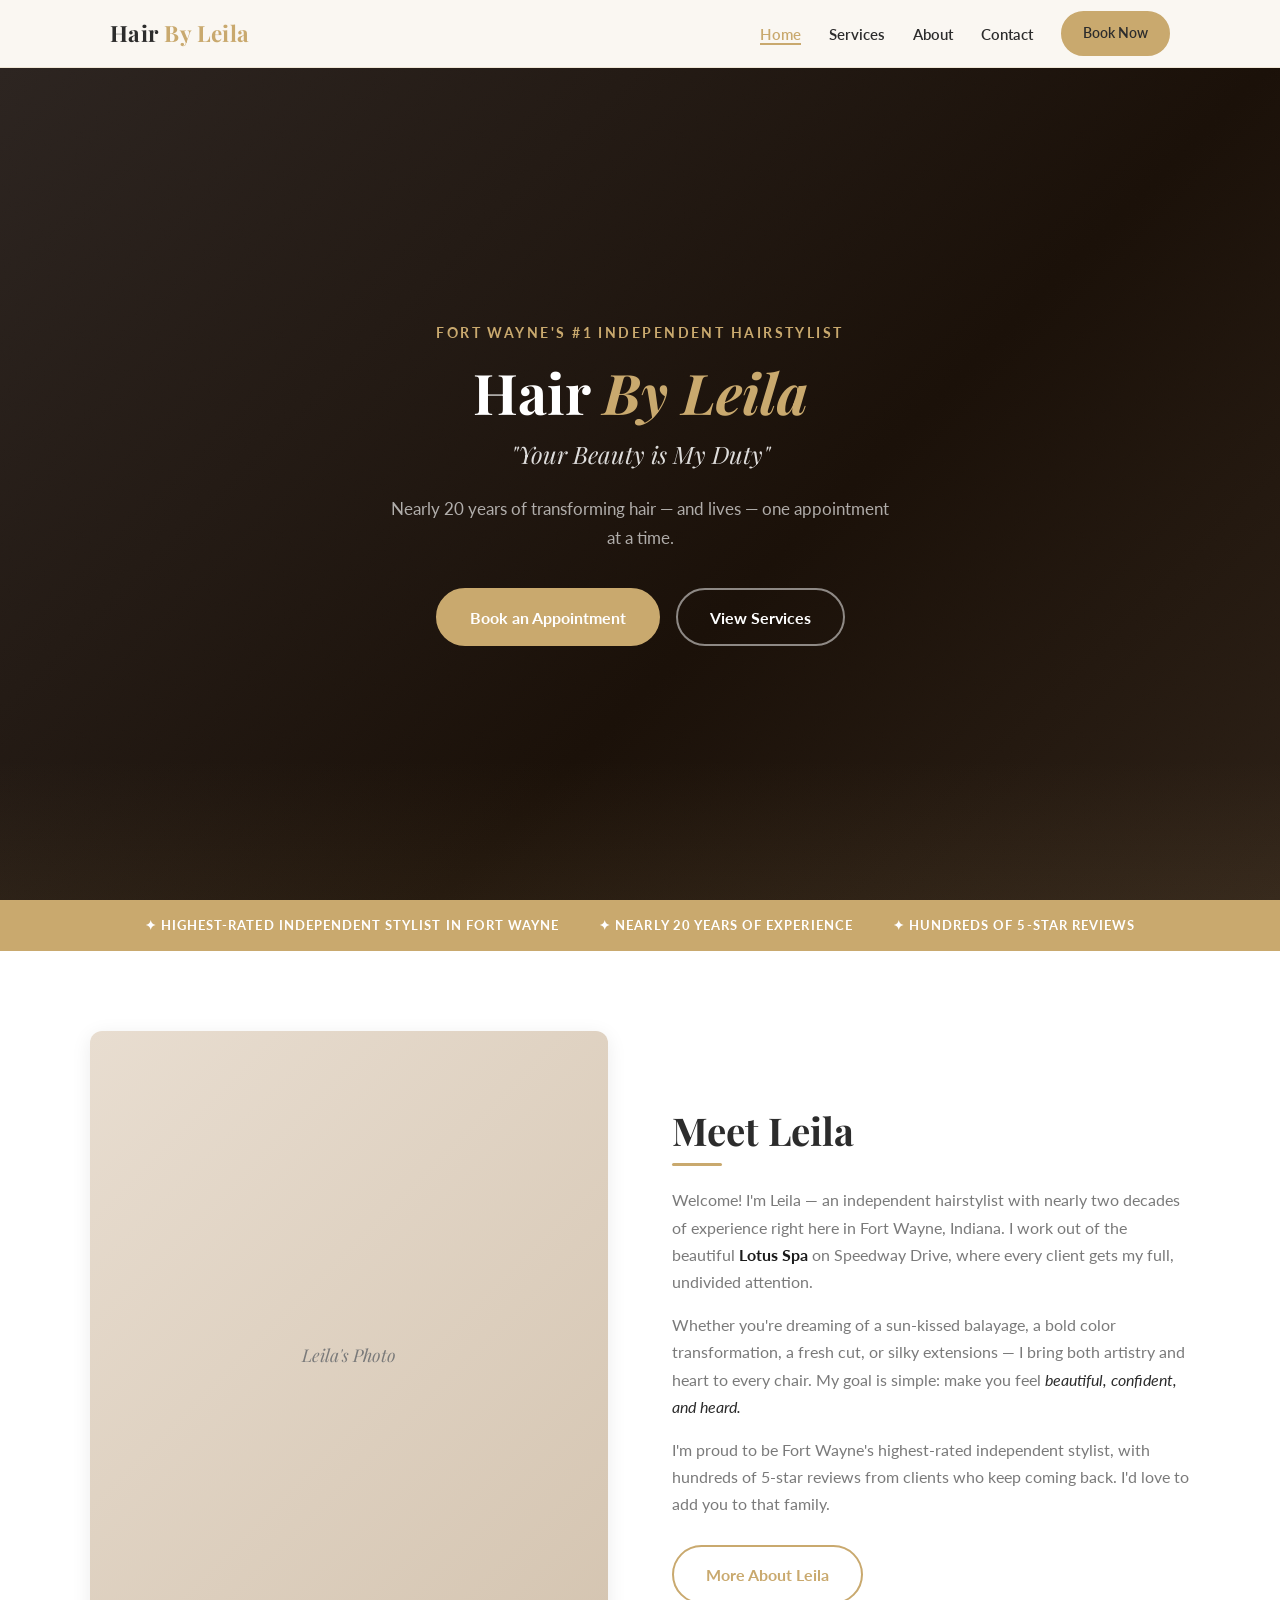
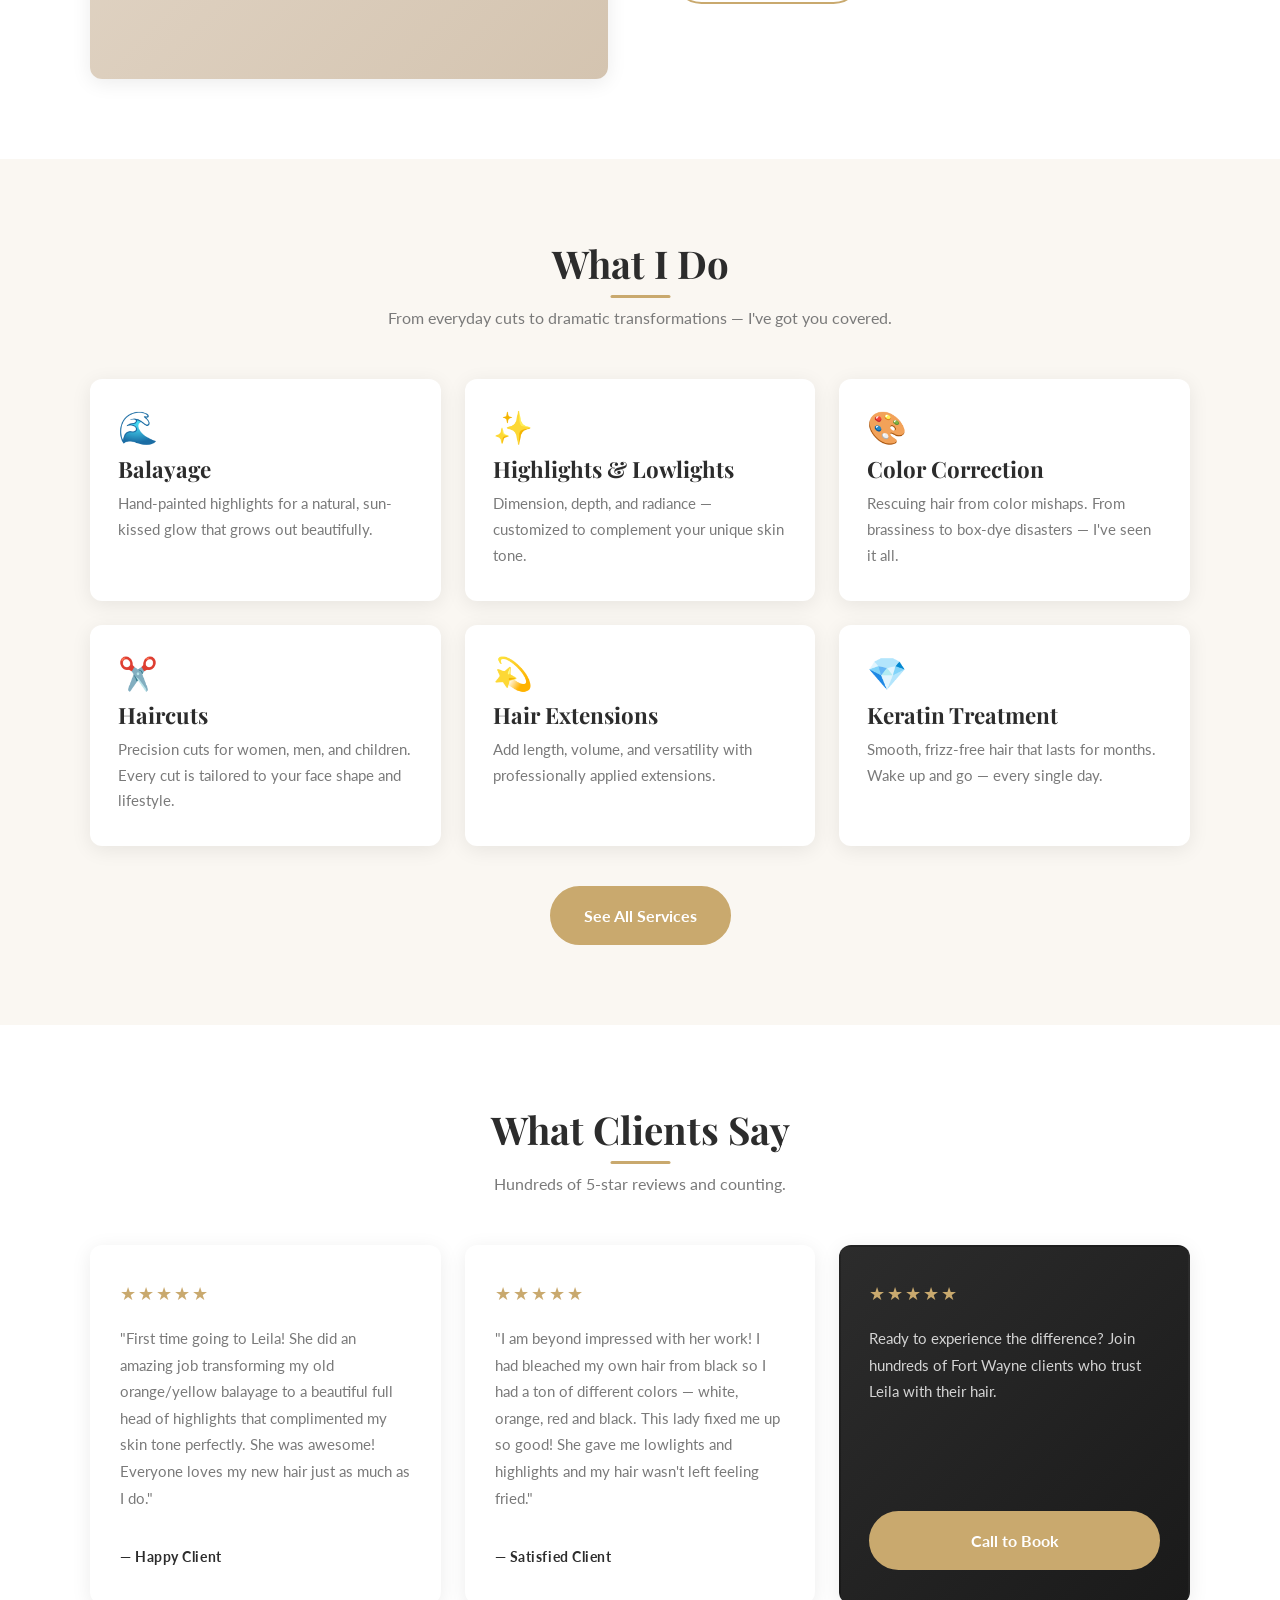
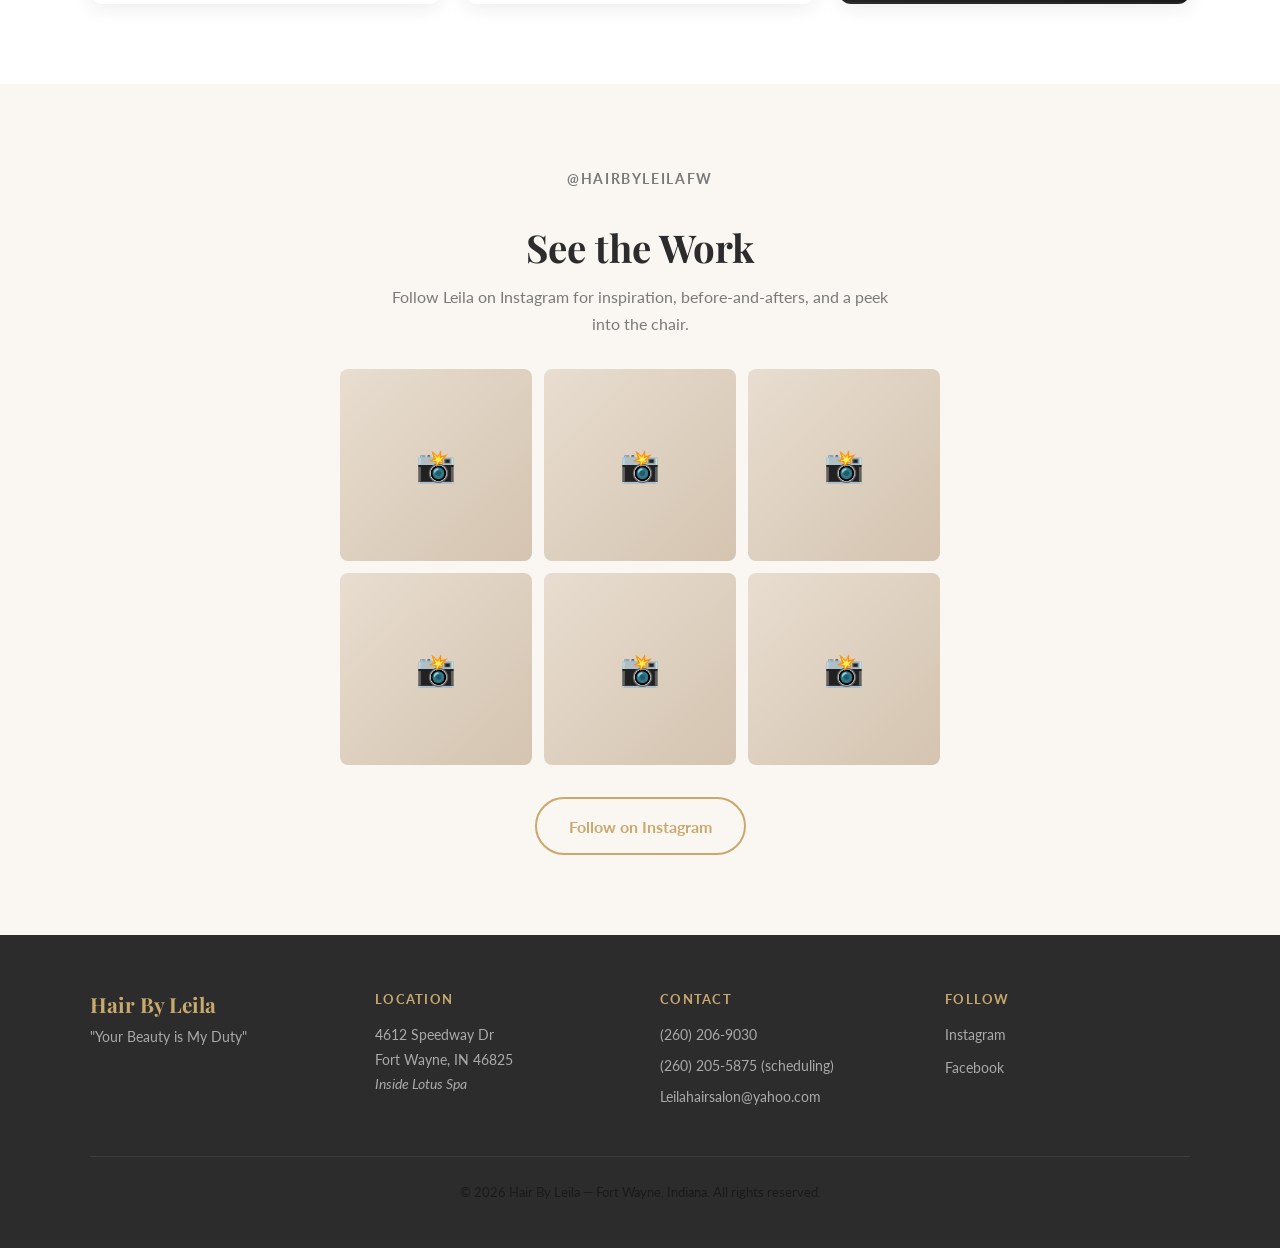
<file: index.html>
<!DOCTYPE html>
<html lang="en">
<head>
  <meta charset="UTF-8" />
  <meta name="viewport" content="width=device-width, initial-scale=1.0" />
  <title>Hair By Leila | Fort Wayne's Top Independent Hairstylist</title>

  <meta name="description" content="Hair By Leila — Fort Wayne's highest-rated independent hairstylist. Specializing in balayage, highlights, color correction, cuts, and extensions. Nearly 20 years of experience. Call to book your appointment." />
  <meta name="keywords" content="hair salon Fort Wayne, balayage Fort Wayne, highlights Fort Wayne, independent hairstylist Fort Wayne, Hair By Leila" />
  <meta property="og:title" content="Hair By Leila | Fort Wayne's Top Independent Hairstylist" />
  <meta property="og:description" content="Your Beauty is My Duty. Specializing in balayage, highlights, color correction, and more. Book your appointment today." />
  <meta property="og:type" content="website" />
  <link rel="canonical" href="https://hairbyleila.com" />

  <!-- Google Fonts -->
  <link rel="preconnect" href="https://fonts.googleapis.com" />
  <link rel="preconnect" href="https://fonts.gstatic.com" crossorigin />
  <link href="https://fonts.googleapis.com/css2?family=Playfair+Display:ital,wght@0,400;0,700;1,400&family=Lato:wght@400;600;700&display=swap" rel="stylesheet" />

  <link rel="stylesheet" href="css/global.css" />
  <link rel="stylesheet" href="css/home.css" />

  <!-- JSON-LD Structured Data -->
  <script type="application/ld+json">
  {
    "@context": "https://schema.org",
    "@type": "HairSalon",
    "name": "Hair By Leila",
    "description": "Independent hairstylist in Fort Wayne, Indiana specializing in balayage, highlights, color correction, and precision cuts.",
    "address": {
      "@type": "PostalAddress",
      "streetAddress": "4612 Speedway Dr",
      "addressLocality": "Fort Wayne",
      "addressRegion": "IN",
      "postalCode": "46825",
      "addressCountry": "US"
    },
    "telephone": "+12602069030",
    "email": "Leilahairsalon@yahoo.com",
    "url": "https://hairbyleila.com",
    "sameAs": [
      "https://www.instagram.com/hairbyleilafw/",
      "https://www.facebook.com/p/Hair-By-Leila-100063593979680/"
    ]
  }
  </script>
</head>
<body>

  <!-- ── Navigation ── -->
  <nav class="nav">
    <input type="checkbox" id="nav-toggle" class="nav__toggle" />
    <div class="nav__inner">
      <a href="index.html" class="nav__logo">Hair <span>By Leila</span></a>
      <label for="nav-toggle" class="hamburger" aria-label="Toggle menu">
        <span></span><span></span><span></span>
      </label>
      <ul class="nav__links">
        <li><a href="index.html" class="active">Home</a></li>
        <li><a href="services.html">Services</a></li>
        <li><a href="about.html">About</a></li>
        <li><a href="contact.html">Contact</a></li>
        <li><a href="tel:+12602065875" class="btn btn--gold">Book Now</a></li>
      </ul>
    </div>
  </nav>

  <!-- ── Hero ── -->
  <section class="hero">
    <div class="hero__noise"></div>
    <div class="hero__content">
      <p class="hero__eyebrow">Fort Wayne's #1 Independent Hairstylist</p>
      <h1 class="hero__title">Hair <em>By Leila</em></h1>
      <p class="hero__tagline">"Your Beauty is My Duty"</p>
      <p class="hero__sub">Nearly 20 years of transforming hair — and lives — one appointment at a time.</p>
      <div class="hero__ctas">
        <a href="tel:+12602065875" class="btn btn--gold">Book an Appointment</a>
        <a href="services.html" class="btn btn--outline">View Services</a>
      </div>
    </div>
    <!-- PHOTO PLACEHOLDER: Full-width hero background image of Leila's salon or signature work -->
  </section>

  <!-- ── Trust Bar ── -->
  <div class="trust-bar">
    <div class="trust-bar__inner">
      <span>✦ Highest-Rated Independent Stylist in Fort Wayne</span>
      <span>✦ Nearly 20 Years of Experience</span>
      <span>✦ Hundreds of 5-Star Reviews</span>
    </div>
  </div>

  <!-- ── Intro ── -->
  <section class="section section--alt intro">
    <div class="container intro__grid">
      <div class="intro__image-wrap">
        <!-- PHOTO PLACEHOLDER: Professional portrait of Leila smiling in her salon -->
        <div class="intro__image-placeholder">
          <span>Leila's Photo</span>
        </div>
      </div>
      <div class="intro__text">
        <h2>Meet Leila</h2>
        <p>Welcome! I'm Leila — an independent hairstylist with nearly two decades of experience right here in Fort Wayne, Indiana. I work out of the beautiful <strong>Lotus Spa</strong> on Speedway Drive, where every client gets my full, undivided attention.</p>
        <p>Whether you're dreaming of a sun-kissed balayage, a bold color transformation, a fresh cut, or silky extensions — I bring both artistry and heart to every chair. My goal is simple: make you feel <em>beautiful, confident, and heard.</em></p>
        <p>I'm proud to be Fort Wayne's highest-rated independent stylist, with hundreds of 5-star reviews from clients who keep coming back. I'd love to add you to that family.</p>
        <a href="about.html" class="btn btn--outline">More About Leila</a>
      </div>
    </div>
  </section>

  <!-- ── Services Preview ── -->
  <section class="section services-preview">
    <div class="container">
      <h2 class="section-title">What I Do</h2>
      <p class="section-subtitle">From everyday cuts to dramatic transformations — I've got you covered.</p>

      <div class="services-grid">
        <div class="service-card">
          <div class="service-card__icon">🌊</div>
          <h3>Balayage</h3>
          <p>Hand-painted highlights for a natural, sun-kissed glow that grows out beautifully.</p>
        </div>
        <div class="service-card">
          <div class="service-card__icon">✨</div>
          <h3>Highlights &amp; Lowlights</h3>
          <p>Dimension, depth, and radiance — customized to complement your unique skin tone.</p>
        </div>
        <div class="service-card">
          <div class="service-card__icon">🎨</div>
          <h3>Color Correction</h3>
          <p>Rescuing hair from color mishaps. From brassiness to box-dye disasters — I've seen it all.</p>
        </div>
        <div class="service-card">
          <div class="service-card__icon">✂️</div>
          <h3>Haircuts</h3>
          <p>Precision cuts for women, men, and children. Every cut is tailored to your face shape and lifestyle.</p>
        </div>
        <div class="service-card">
          <div class="service-card__icon">💫</div>
          <h3>Hair Extensions</h3>
          <p>Add length, volume, and versatility with professionally applied extensions.</p>
        </div>
        <div class="service-card">
          <div class="service-card__icon">💎</div>
          <h3>Keratin Treatment</h3>
          <p>Smooth, frizz-free hair that lasts for months. Wake up and go — every single day.</p>
        </div>
      </div>

      <div class="services-preview__cta">
        <a href="services.html" class="btn btn--gold">See All Services</a>
      </div>
    </div>
  </section>

  <!-- ── Testimonials ── -->
  <section class="section section--alt testimonials">
    <div class="container">
      <h2 class="section-title">What Clients Say</h2>
      <p class="section-subtitle">Hundreds of 5-star reviews and counting.</p>

      <div class="testimonials__grid">
        <div class="testimonial-card">
          <div class="testimonial-card__stars">★★★★★</div>
          <p>"First time going to Leila! She did an amazing job transforming my old orange/yellow balayage to a beautiful full head of highlights that complimented my skin tone perfectly. She was awesome! Everyone loves my new hair just as much as I do."</p>
          <div class="testimonial-card__author">— Happy Client</div>
        </div>
        <div class="testimonial-card">
          <div class="testimonial-card__stars">★★★★★</div>
          <p>"I am beyond impressed with her work! I had bleached my own hair from black so I had a ton of different colors — white, orange, red and black. This lady fixed me up so good! She gave me lowlights and highlights and my hair wasn't left feeling fried."</p>
          <div class="testimonial-card__author">— Satisfied Client</div>
        </div>
        <div class="testimonial-card testimonial-card--cta">
          <div class="testimonial-card__stars">★★★★★</div>
          <p>Ready to experience the difference? Join hundreds of Fort Wayne clients who trust Leila with their hair.</p>
          <a href="tel:+12602065875" class="btn btn--gold" style="margin-top:1rem;">Call to Book</a>
        </div>
      </div>
    </div>
  </section>

  <!-- ── Instagram Teaser ── -->
  <section class="section instagram-teaser">
    <div class="container">
      <div class="instagram-teaser__content">
        <p class="instagram-teaser__handle">@hairbyleilafw</p>
        <h2>See the Work</h2>
        <p>Follow Leila on Instagram for inspiration, before-and-afters, and a peek into the chair.</p>
        <!-- PHOTO PLACEHOLDER: Grid of 4–6 sample hair photos from Instagram feed -->
        <div class="instagram-teaser__grid">
          <div class="ig-placeholder">📸</div>
          <div class="ig-placeholder">📸</div>
          <div class="ig-placeholder">📸</div>
          <div class="ig-placeholder">📸</div>
          <div class="ig-placeholder">📸</div>
          <div class="ig-placeholder">📸</div>
        </div>
        <a href="https://www.instagram.com/hairbyleilafw/" target="_blank" rel="noopener" class="btn btn--outline">Follow on Instagram</a>
      </div>
    </div>
  </section>

  <!-- ── Footer ── -->
  <footer class="footer">
    <div class="footer__grid">
      <div class="footer__brand">
        <h3>Hair By Leila</h3>
        <p>"Your Beauty is My Duty"</p>
      </div>
      <div class="footer__col">
        <h4>Location</h4>
        <p>4612 Speedway Dr<br />Fort Wayne, IN 46825<br /><em>Inside Lotus Spa</em></p>
      </div>
      <div class="footer__col">
        <h4>Contact</h4>
        <a href="tel:+12602069030">(260) 206-9030</a>
        <a href="tel:+12602055875">(260) 205-5875 (scheduling)</a>
        <a href="mailto:Leilahairsalon@yahoo.com">Leilahairsalon@yahoo.com</a>
      </div>
      <div class="footer__col">
        <h4>Follow</h4>
        <div class="footer__social">
          <a href="https://www.instagram.com/hairbyleilafw/" target="_blank" rel="noopener">Instagram</a>
        </div>
        <div class="footer__social">
          <a href="https://www.facebook.com/p/Hair-By-Leila-100063593979680/" target="_blank" rel="noopener">Facebook</a>
        </div>
      </div>
    </div>
    <div class="footer__bottom">
      <p>&copy; 2026 Hair By Leila &mdash; Fort Wayne, Indiana. All rights reserved.</p>
    </div>
  </footer>

  <script src="js/main.js"></script>
</body>
</html>
</file>
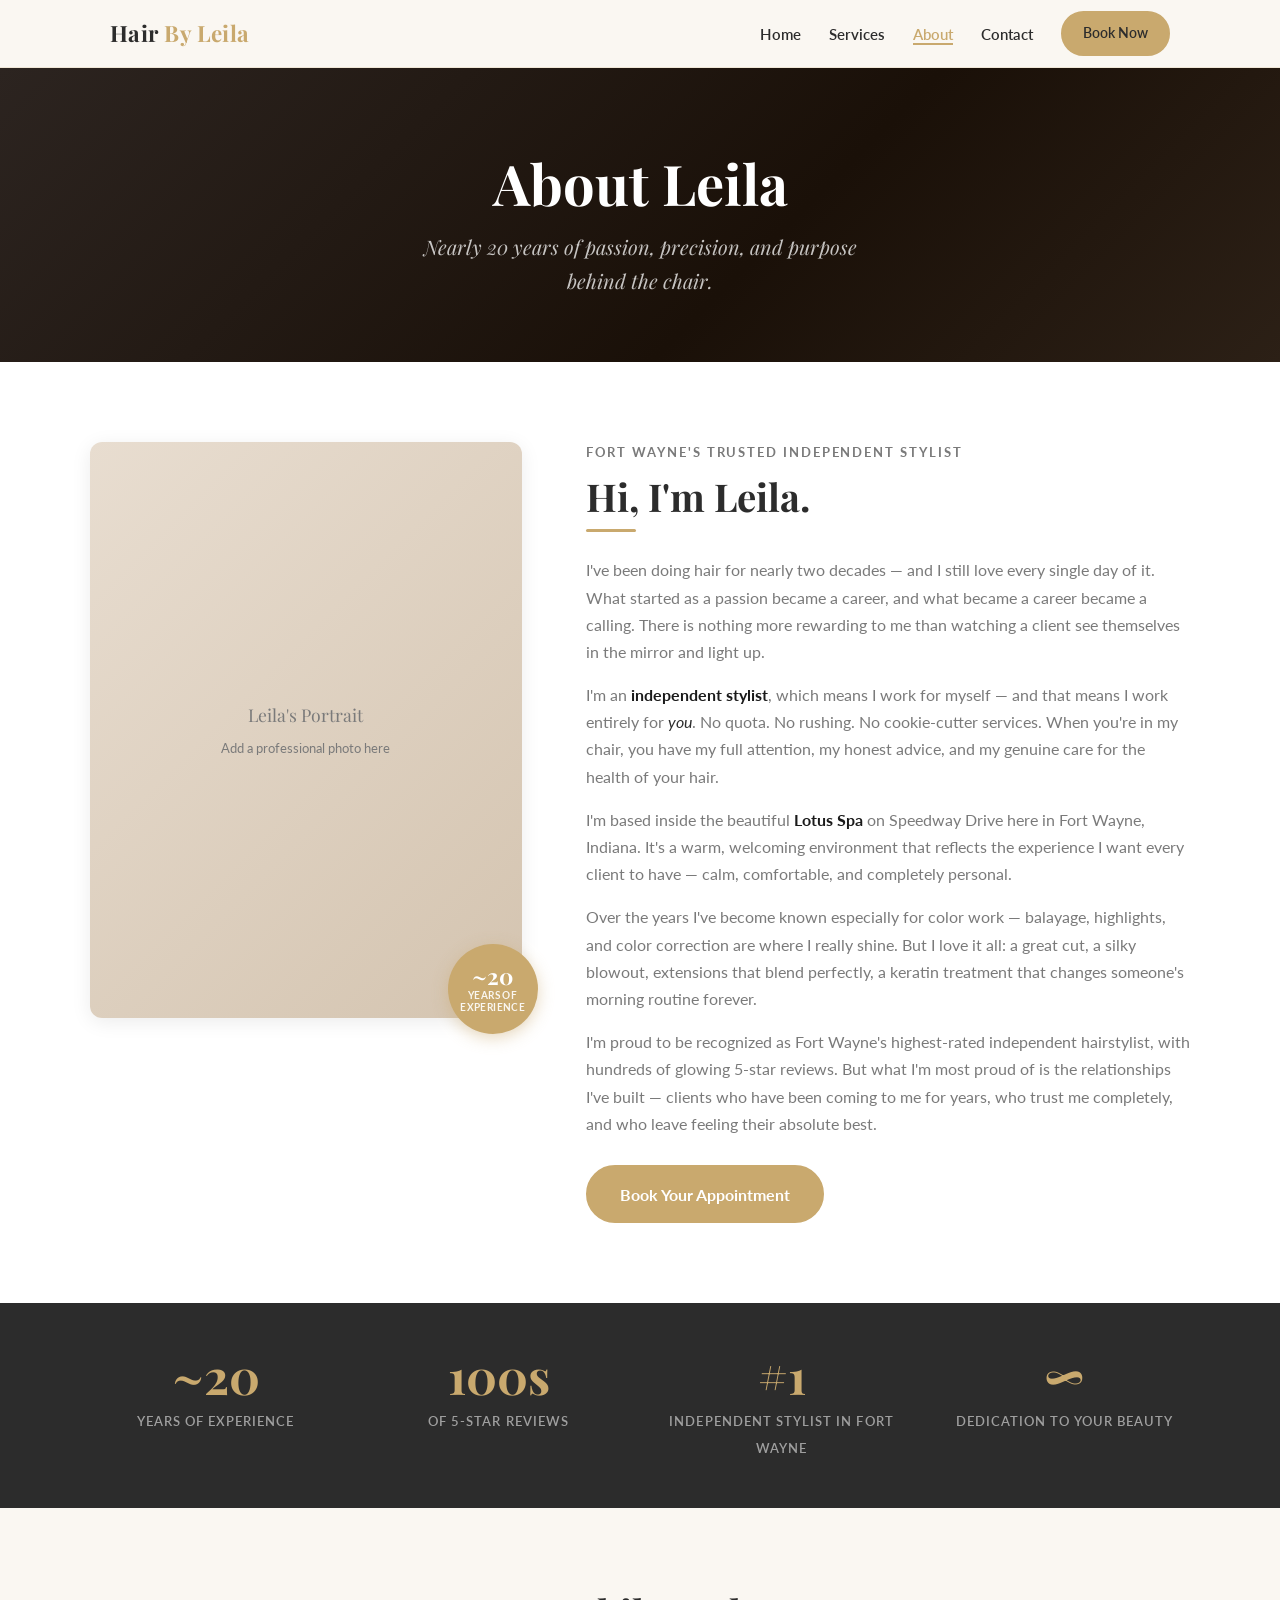
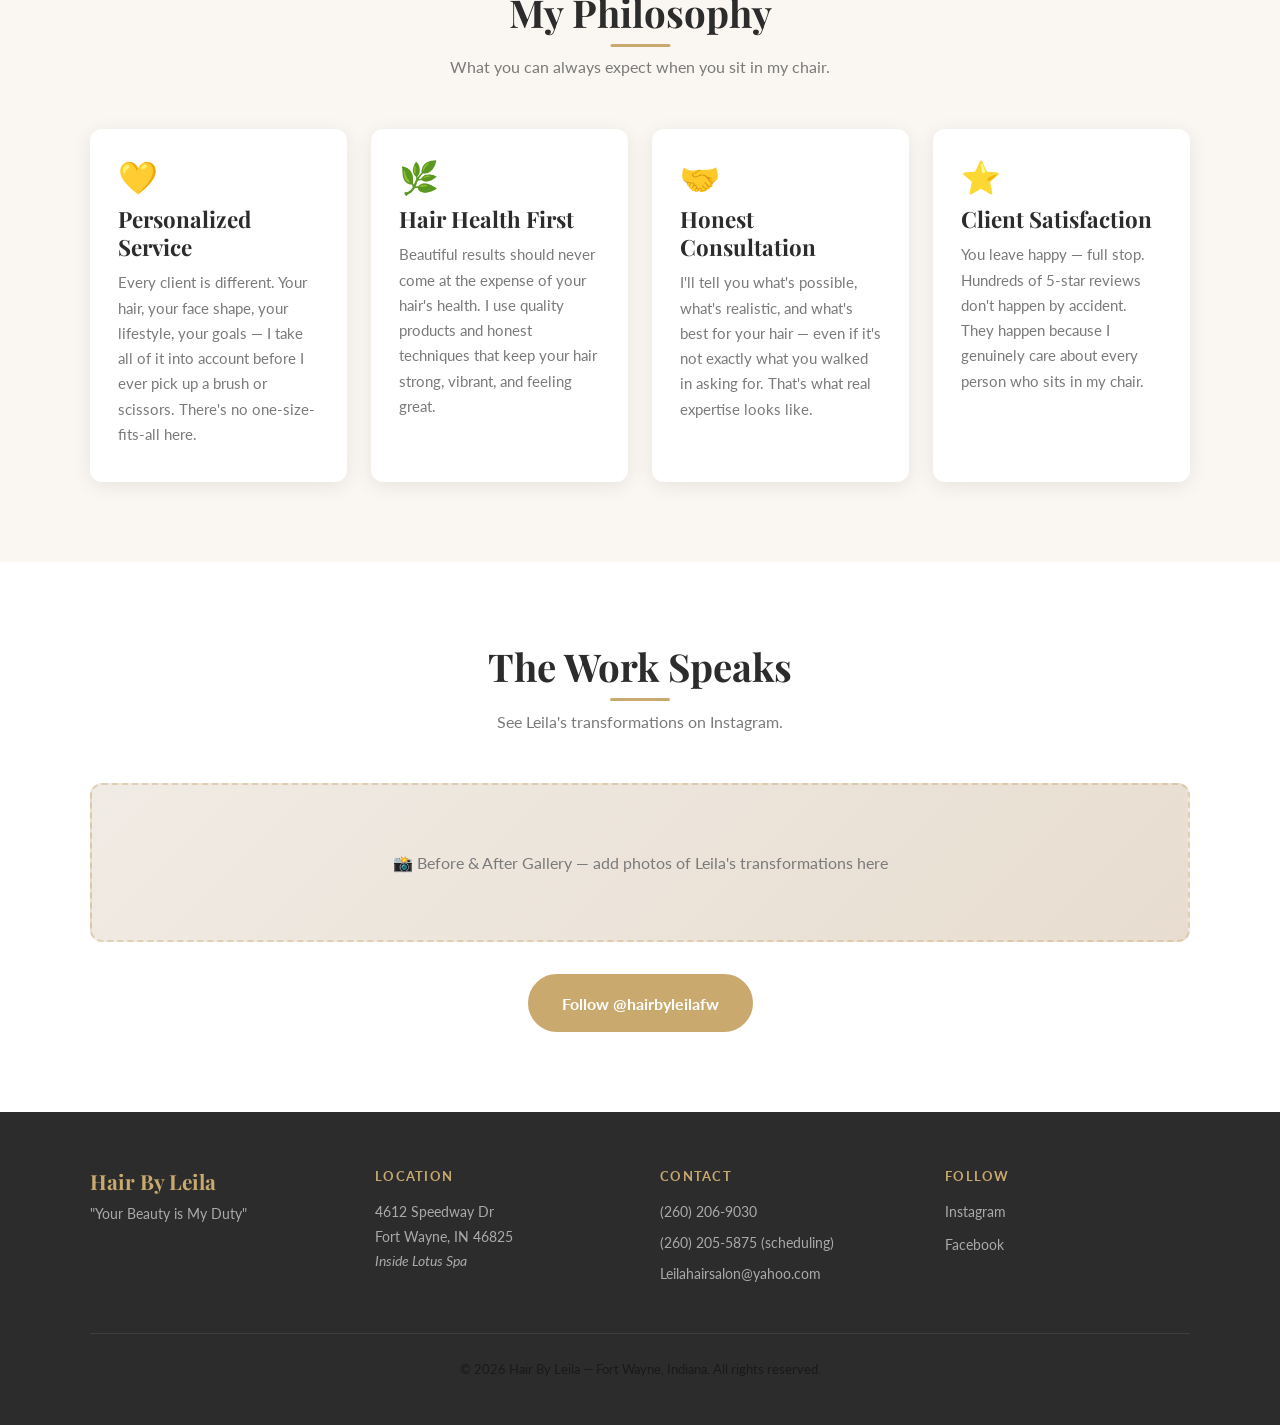
<file: about.html>
<!DOCTYPE html>
<html lang="en">
<head>
  <meta charset="UTF-8" />
  <meta name="viewport" content="width=device-width, initial-scale=1.0" />
  <title>About Leila | Hair By Leila — Fort Wayne Hairstylist</title>

  <meta name="description" content="Hair By Leila — Fort Wayne's highest-rated independent hairstylist. Specializing in balayage, highlights, color correction, cuts, and extensions. Nearly 20 years of experience. Call to book your appointment." />
  <meta name="keywords" content="hair salon Fort Wayne, balayage Fort Wayne, highlights Fort Wayne, independent hairstylist Fort Wayne, Hair By Leila" />
  <meta property="og:title" content="Hair By Leila | Fort Wayne's Top Independent Hairstylist" />
  <meta property="og:description" content="Your Beauty is My Duty. Specializing in balayage, highlights, color correction, and more. Book your appointment today." />
  <meta property="og:type" content="website" />
  <link rel="canonical" href="https://hairbyleila.com/about.html" />

  <!-- Google Fonts -->
  <link rel="preconnect" href="https://fonts.googleapis.com" />
  <link rel="preconnect" href="https://fonts.gstatic.com" crossorigin />
  <link href="https://fonts.googleapis.com/css2?family=Playfair+Display:ital,wght@0,400;0,700;1,400&family=Lato:wght@400;600;700&display=swap" rel="stylesheet" />

  <link rel="stylesheet" href="css/global.css" />
  <link rel="stylesheet" href="css/about.css" />
</head>
<body>

  <!-- ── Navigation ── -->
  <nav class="nav">
    <input type="checkbox" id="nav-toggle" class="nav__toggle" />
    <div class="nav__inner">
      <a href="index.html" class="nav__logo">Hair <span>By Leila</span></a>
      <label for="nav-toggle" class="hamburger" aria-label="Toggle menu">
        <span></span><span></span><span></span>
      </label>
      <ul class="nav__links">
        <li><a href="index.html">Home</a></li>
        <li><a href="services.html">Services</a></li>
        <li><a href="about.html" class="active">About</a></li>
        <li><a href="contact.html">Contact</a></li>
        <li><a href="tel:+12602065875" class="btn btn--gold">Book Now</a></li>
      </ul>
    </div>
  </nav>

  <!-- ── Page Header ── -->
  <section class="page-header">
    <div class="container">
      <h1>About Leila</h1>
      <p>Nearly 20 years of passion, precision, and purpose behind the chair.</p>
    </div>
  </section>

  <!-- ── Bio Section ── -->
  <section class="section section--alt">
    <div class="container about-grid">
      <div class="about-photo">
        <!-- PHOTO PLACEHOLDER: Large professional portrait of Leila in her salon — ideally smiling, in her element -->
        <div class="about-photo__placeholder">
          <div class="about-photo__inner">
            <span>Leila's Portrait</span>
            <p>Add a professional photo here</p>
          </div>
        </div>
        <div class="about-photo__badge">
          <strong>~20</strong>
          <span>Years of Experience</span>
        </div>
      </div>

      <div class="about-text">
        <p class="about-text__eyebrow">Fort Wayne's Trusted Independent Stylist</p>
        <h2>Hi, I'm Leila.</h2>

        <p>I've been doing hair for nearly two decades — and I still love every single day of it. What started as a passion became a career, and what became a career became a calling. There is nothing more rewarding to me than watching a client see themselves in the mirror and light up.</p>

        <p>I'm an <strong>independent stylist</strong>, which means I work for myself — and that means I work entirely for <em>you</em>. No quota. No rushing. No cookie-cutter services. When you're in my chair, you have my full attention, my honest advice, and my genuine care for the health of your hair.</p>

        <p>I'm based inside the beautiful <strong>Lotus Spa</strong> on Speedway Drive here in Fort Wayne, Indiana. It's a warm, welcoming environment that reflects the experience I want every client to have — calm, comfortable, and completely personal.</p>

        <p>Over the years I've become known especially for color work — balayage, highlights, and color correction are where I really shine. But I love it all: a great cut, a silky blowout, extensions that blend perfectly, a keratin treatment that changes someone's morning routine forever.</p>

        <p>I'm proud to be recognized as Fort Wayne's highest-rated independent hairstylist, with hundreds of glowing 5-star reviews. But what I'm most proud of is the relationships I've built — clients who have been coming to me for years, who trust me completely, and who leave feeling their absolute best.</p>

        <a href="tel:+12602065875" class="btn btn--gold">Book Your Appointment</a>
      </div>
    </div>
  </section>

  <!-- ── Stats Bar ── -->
  <section class="stats-bar">
    <div class="container">
      <div class="stats-bar__grid">
        <div class="stat">
          <strong>~20</strong>
          <span>Years of Experience</span>
        </div>
        <div class="stat">
          <strong>100s</strong>
          <span>of 5-Star Reviews</span>
        </div>
        <div class="stat">
          <strong>#1</strong>
          <span>Independent Stylist in Fort Wayne</span>
        </div>
        <div class="stat">
          <strong>∞</strong>
          <span>Dedication to Your Beauty</span>
        </div>
      </div>
    </div>
  </section>

  <!-- ── Philosophy ── -->
  <section class="section philosophy">
    <div class="container">
      <h2 class="section-title">My Philosophy</h2>
      <p class="section-subtitle">What you can always expect when you sit in my chair.</p>

      <div class="philosophy__grid">
        <div class="philosophy-card">
          <div class="philosophy-card__icon">💛</div>
          <h3>Personalized Service</h3>
          <p>Every client is different. Your hair, your face shape, your lifestyle, your goals — I take all of it into account before I ever pick up a brush or scissors. There's no one-size-fits-all here.</p>
        </div>
        <div class="philosophy-card">
          <div class="philosophy-card__icon">🌿</div>
          <h3>Hair Health First</h3>
          <p>Beautiful results should never come at the expense of your hair's health. I use quality products and honest techniques that keep your hair strong, vibrant, and feeling great.</p>
        </div>
        <div class="philosophy-card">
          <div class="philosophy-card__icon">🤝</div>
          <h3>Honest Consultation</h3>
          <p>I'll tell you what's possible, what's realistic, and what's best for your hair — even if it's not exactly what you walked in asking for. That's what real expertise looks like.</p>
        </div>
        <div class="philosophy-card">
          <div class="philosophy-card__icon">⭐</div>
          <h3>Client Satisfaction</h3>
          <p>You leave happy — full stop. Hundreds of 5-star reviews don't happen by accident. They happen because I genuinely care about every person who sits in my chair.</p>
        </div>
      </div>
    </div>
  </section>

  <!-- ── Gallery Teaser ── -->
  <section class="section section--alt gallery-teaser">
    <div class="container">
      <h2 class="section-title">The Work Speaks</h2>
      <p class="section-subtitle">See Leila's transformations on Instagram.</p>
      <!-- PHOTO PLACEHOLDER: A large before/after collage or a mosaic of Leila's best work -->
      <div class="gallery-teaser__placeholder">
        <p>📸 Before &amp; After Gallery — add photos of Leila's transformations here</p>
      </div>
      <div style="text-align:center; margin-top:2rem;">
        <a href="https://www.instagram.com/hairbyleilafw/" target="_blank" rel="noopener" class="btn btn--gold">Follow @hairbyleilafw</a>
      </div>
    </div>
  </section>

  <!-- ── Footer ── -->
  <footer class="footer">
    <div class="footer__grid">
      <div class="footer__brand">
        <h3>Hair By Leila</h3>
        <p>"Your Beauty is My Duty"</p>
      </div>
      <div class="footer__col">
        <h4>Location</h4>
        <p>4612 Speedway Dr<br />Fort Wayne, IN 46825<br /><em>Inside Lotus Spa</em></p>
      </div>
      <div class="footer__col">
        <h4>Contact</h4>
        <a href="tel:+12602069030">(260) 206-9030</a>
        <a href="tel:+12602055875">(260) 205-5875 (scheduling)</a>
        <a href="mailto:Leilahairsalon@yahoo.com">Leilahairsalon@yahoo.com</a>
      </div>
      <div class="footer__col">
        <h4>Follow</h4>
        <div class="footer__social">
          <a href="https://www.instagram.com/hairbyleilafw/" target="_blank" rel="noopener">Instagram</a>
        </div>
        <div class="footer__social">
          <a href="https://www.facebook.com/p/Hair-By-Leila-100063593979680/" target="_blank" rel="noopener">Facebook</a>
        </div>
      </div>
    </div>
    <div class="footer__bottom">
      <p>&copy; 2026 Hair By Leila &mdash; Fort Wayne, Indiana. All rights reserved.</p>
    </div>
  </footer>

  <script src="js/main.js"></script>
</body>
</html>
</file>
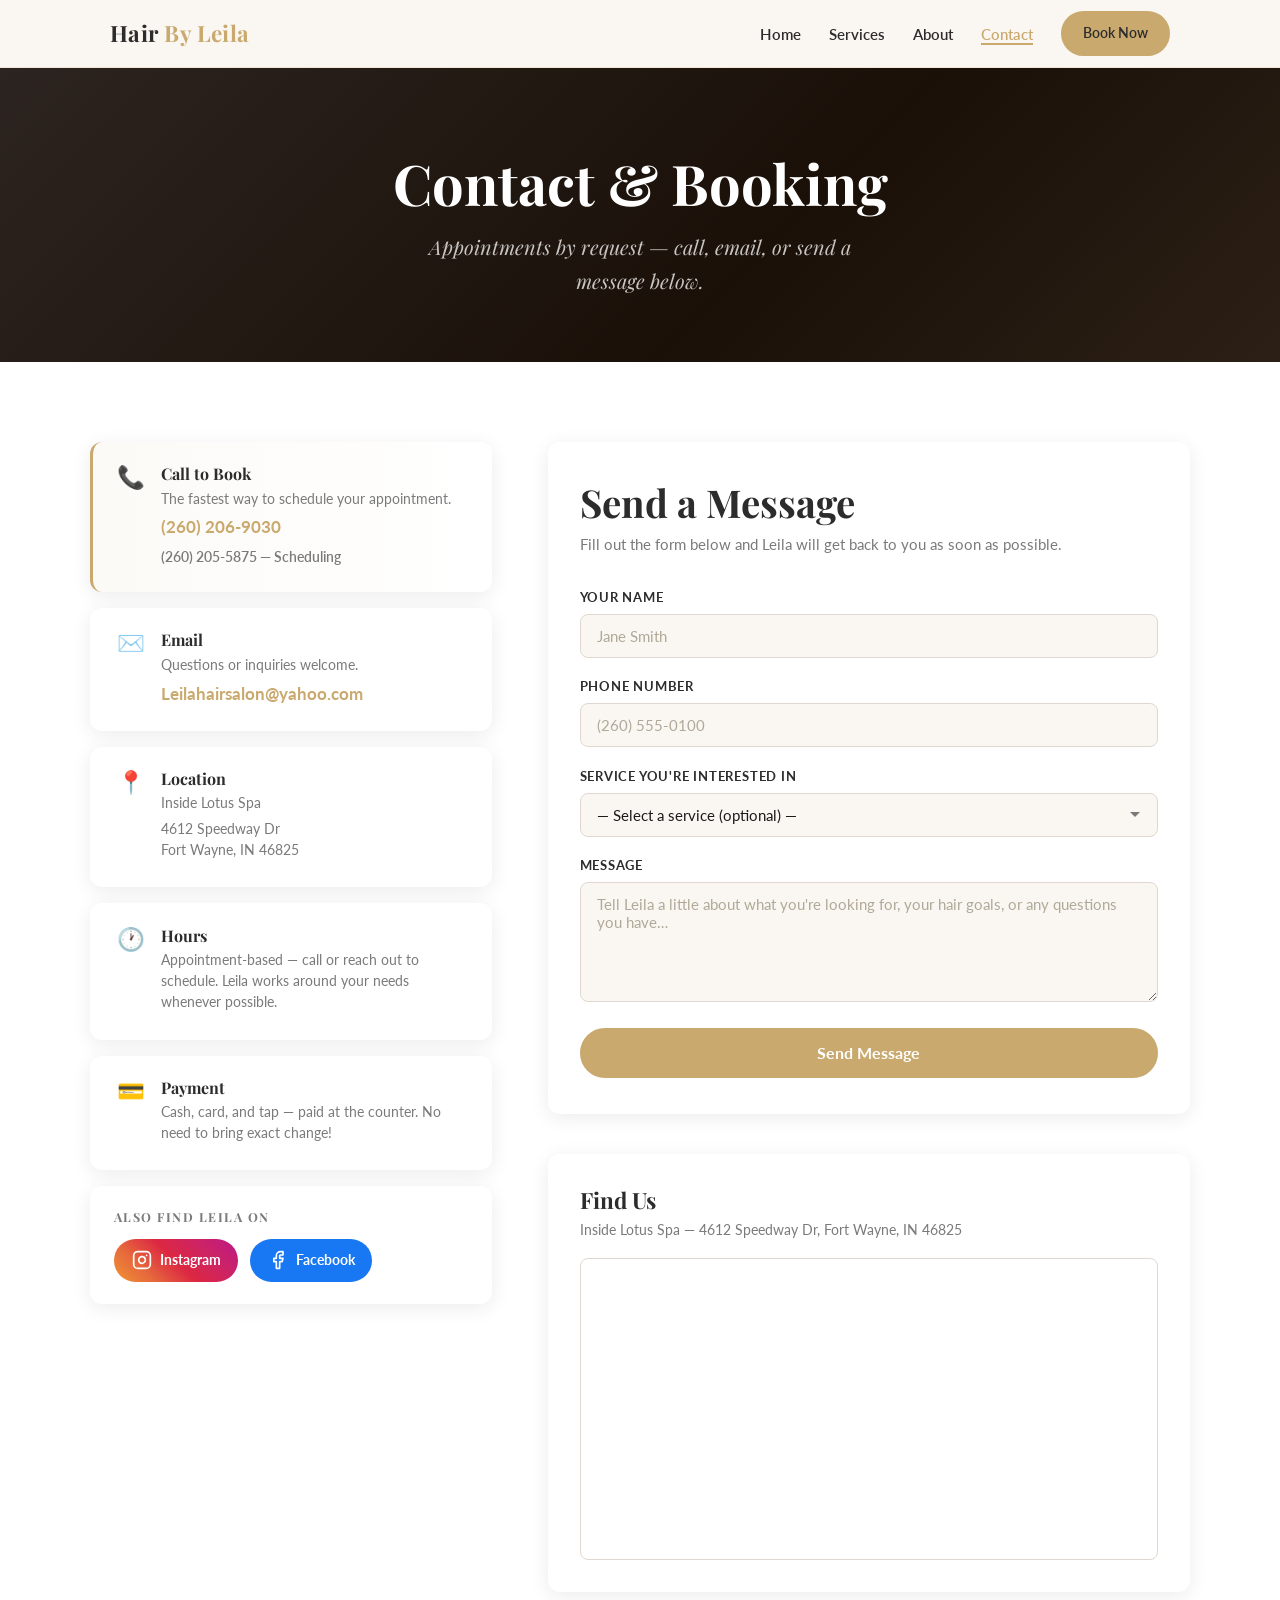
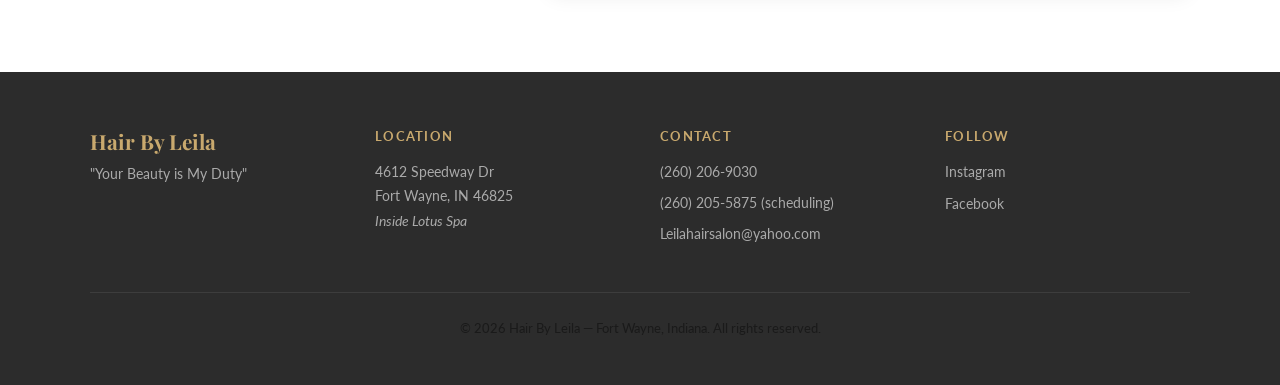
<file: contact.html>
<!DOCTYPE html>
<html lang="en">
<head>
  <meta charset="UTF-8" />
  <meta name="viewport" content="width=device-width, initial-scale=1.0" />
  <title>Contact &amp; Booking | Hair By Leila — Fort Wayne Hairstylist</title>

  <meta name="description" content="Hair By Leila — Fort Wayne's highest-rated independent hairstylist. Specializing in balayage, highlights, color correction, cuts, and extensions. Nearly 20 years of experience. Call to book your appointment." />
  <meta name="keywords" content="hair salon Fort Wayne, balayage Fort Wayne, highlights Fort Wayne, independent hairstylist Fort Wayne, Hair By Leila" />
  <meta property="og:title" content="Hair By Leila | Fort Wayne's Top Independent Hairstylist" />
  <meta property="og:description" content="Your Beauty is My Duty. Specializing in balayage, highlights, color correction, and more. Book your appointment today." />
  <meta property="og:type" content="website" />
  <link rel="canonical" href="https://hairbyleila.com/contact.html" />

  <!-- Google Fonts -->
  <link rel="preconnect" href="https://fonts.googleapis.com" />
  <link rel="preconnect" href="https://fonts.gstatic.com" crossorigin />
  <link href="https://fonts.googleapis.com/css2?family=Playfair+Display:ital,wght@0,400;0,700;1,400&family=Lato:wght@400;600;700&display=swap" rel="stylesheet" />

  <link rel="stylesheet" href="css/global.css" />
  <link rel="stylesheet" href="css/contact.css" />
</head>
<body>

  <!-- ── Navigation ── -->
  <nav class="nav">
    <input type="checkbox" id="nav-toggle" class="nav__toggle" />
    <div class="nav__inner">
      <a href="index.html" class="nav__logo">Hair <span>By Leila</span></a>
      <label for="nav-toggle" class="hamburger" aria-label="Toggle menu">
        <span></span><span></span><span></span>
      </label>
      <ul class="nav__links">
        <li><a href="index.html">Home</a></li>
        <li><a href="services.html">Services</a></li>
        <li><a href="about.html">About</a></li>
        <li><a href="contact.html" class="active">Contact</a></li>
        <li><a href="tel:+12602065875" class="btn btn--gold">Book Now</a></li>
      </ul>
    </div>
  </nav>

  <!-- ── Page Header ── -->
  <section class="page-header">
    <div class="container">
      <h1>Contact &amp; Booking</h1>
      <p>Appointments by request — call, email, or send a message below.</p>
    </div>
  </section>

  <!-- ── Contact Content ── -->
  <section class="section section--alt">
    <div class="container contact-layout">

      <!-- Info Column -->
      <div class="contact-info">

        <div class="info-card info-card--primary">
          <div class="info-card__icon">📞</div>
          <div>
            <h3>Call to Book</h3>
            <p>The fastest way to schedule your appointment.</p>
            <a href="tel:+12602069030" class="info-card__link">(260) 206-9030</a>
            <a href="tel:+12602055875" class="info-card__link info-card__link--sub">(260) 205-5875 — Scheduling</a>
          </div>
        </div>

        <div class="info-card">
          <div class="info-card__icon">✉️</div>
          <div>
            <h3>Email</h3>
            <p>Questions or inquiries welcome.</p>
            <a href="mailto:Leilahairsalon@yahoo.com" class="info-card__link">Leilahairsalon@yahoo.com</a>
          </div>
        </div>

        <div class="info-card">
          <div class="info-card__icon">📍</div>
          <div>
            <h3>Location</h3>
            <p>Inside Lotus Spa</p>
            <p class="info-card__address">4612 Speedway Dr<br />Fort Wayne, IN 46825</p>
          </div>
        </div>

        <div class="info-card">
          <div class="info-card__icon">🕐</div>
          <div>
            <h3>Hours</h3>
            <p>Appointment-based — call or reach out to schedule. Leila works around your needs whenever possible.</p>
          </div>
        </div>

        <div class="info-card">
          <div class="info-card__icon">💳</div>
          <div>
            <h3>Payment</h3>
            <p>Cash, card, and tap — paid at the counter. No need to bring exact change!</p>
          </div>
        </div>

        <div class="contact-social">
          <h4>Also Find Leila On</h4>
          <div class="contact-social__links">
            <a href="https://www.instagram.com/hairbyleilafw/" target="_blank" rel="noopener" class="social-btn social-btn--ig">
              <svg xmlns="http://www.w3.org/2000/svg" width="20" height="20" viewBox="0 0 24 24" fill="none" stroke="currentColor" stroke-width="2" stroke-linecap="round" stroke-linejoin="round" aria-hidden="true"><rect x="2" y="2" width="20" height="20" rx="5" ry="5"/><path d="M16 11.37A4 4 0 1 1 12.63 8 4 4 0 0 1 16 11.37z"/><line x1="17.5" y1="6.5" x2="17.51" y2="6.5"/></svg>
              Instagram
            </a>
            <a href="https://www.facebook.com/p/Hair-By-Leila-100063593979680/" target="_blank" rel="noopener" class="social-btn social-btn--fb">
              <svg xmlns="http://www.w3.org/2000/svg" width="20" height="20" viewBox="0 0 24 24" fill="none" stroke="currentColor" stroke-width="2" stroke-linecap="round" stroke-linejoin="round" aria-hidden="true"><path d="M18 2h-3a5 5 0 0 0-5 5v3H7v4h3v8h4v-8h3l1-4h-4V7a1 1 0 0 1 1-1h3z"/></svg>
              Facebook
            </a>
          </div>
        </div>

      </div>

      <!-- Form + Map Column -->
      <div class="contact-right">

        <!-- Contact Form -->
        <div class="contact-form-wrap">
          <h2>Send a Message</h2>
          <p>Fill out the form below and Leila will get back to you as soon as possible.</p>

          <form class="contact-form" action="mailto:Leilahairsalon@yahoo.com" method="POST" enctype="text/plain">
            <div class="form-group">
              <label for="name">Your Name</label>
              <input type="text" id="name" name="name" placeholder="Jane Smith" required />
            </div>
            <div class="form-group">
              <label for="phone">Phone Number</label>
              <input type="tel" id="phone" name="phone" placeholder="(260) 555-0100" />
            </div>
            <div class="form-group">
              <label for="service">Service You're Interested In</label>
              <select id="service" name="service">
                <option value="">— Select a service (optional) —</option>
                <option>Balayage</option>
                <option>Highlights / Lowlights</option>
                <option>Hair Color / Color Correction</option>
                <option>Women's Haircut</option>
                <option>Men's Haircut</option>
                <option>Children's Haircut</option>
                <option>Blow Dry / Blowout</option>
                <option>Hair Extensions</option>
                <option>Keratin Treatment</option>
                <option>Hair Treatment</option>
                <option>Hair Braiding</option>
                <option>Hair Weaves</option>
                <option>Locs</option>
                <option>Curly Haircut</option>
                <option>Other / Not Sure</option>
              </select>
            </div>
            <div class="form-group">
              <label for="message">Message</label>
              <textarea id="message" name="message" rows="5" placeholder="Tell Leila a little about what you're looking for, your hair goals, or any questions you have…" required></textarea>
            </div>
            <button type="submit" class="btn btn--gold form-submit">Send Message</button>
          </form>
        </div>

        <!-- Google Maps Embed -->
        <div class="map-wrap">
          <h3>Find Us</h3>
          <p>Inside Lotus Spa — 4612 Speedway Dr, Fort Wayne, IN 46825</p>
          <div class="map-embed">
            <iframe
              src="https://maps.google.com/maps?q=4612+Speedway+Dr,+Fort+Wayne,+IN+46825&t=&z=15&ie=UTF8&iwloc=&output=embed"
              width="100%"
              height="300"
              style="border:0;"
              allowfullscreen=""
              loading="lazy"
              referrerpolicy="no-referrer-when-downgrade"
              title="Hair By Leila location — 4612 Speedway Dr, Fort Wayne, IN 46825">
            </iframe>
          </div>
        </div>

      </div>
    </div>
  </section>

  <!-- ── Footer ── -->
  <footer class="footer">
    <div class="footer__grid">
      <div class="footer__brand">
        <h3>Hair By Leila</h3>
        <p>"Your Beauty is My Duty"</p>
      </div>
      <div class="footer__col">
        <h4>Location</h4>
        <p>4612 Speedway Dr<br />Fort Wayne, IN 46825<br /><em>Inside Lotus Spa</em></p>
      </div>
      <div class="footer__col">
        <h4>Contact</h4>
        <a href="tel:+12602069030">(260) 206-9030</a>
        <a href="tel:+12602055875">(260) 205-5875 (scheduling)</a>
        <a href="mailto:Leilahairsalon@yahoo.com">Leilahairsalon@yahoo.com</a>
      </div>
      <div class="footer__col">
        <h4>Follow</h4>
        <div class="footer__social">
          <a href="https://www.instagram.com/hairbyleilafw/" target="_blank" rel="noopener">Instagram</a>
        </div>
        <div class="footer__social">
          <a href="https://www.facebook.com/p/Hair-By-Leila-100063593979680/" target="_blank" rel="noopener">Facebook</a>
        </div>
      </div>
    </div>
    <div class="footer__bottom">
      <p>&copy; 2026 Hair By Leila &mdash; Fort Wayne, Indiana. All rights reserved.</p>
    </div>
  </footer>

  <script src="js/main.js"></script>
</body>
</html>
</file>
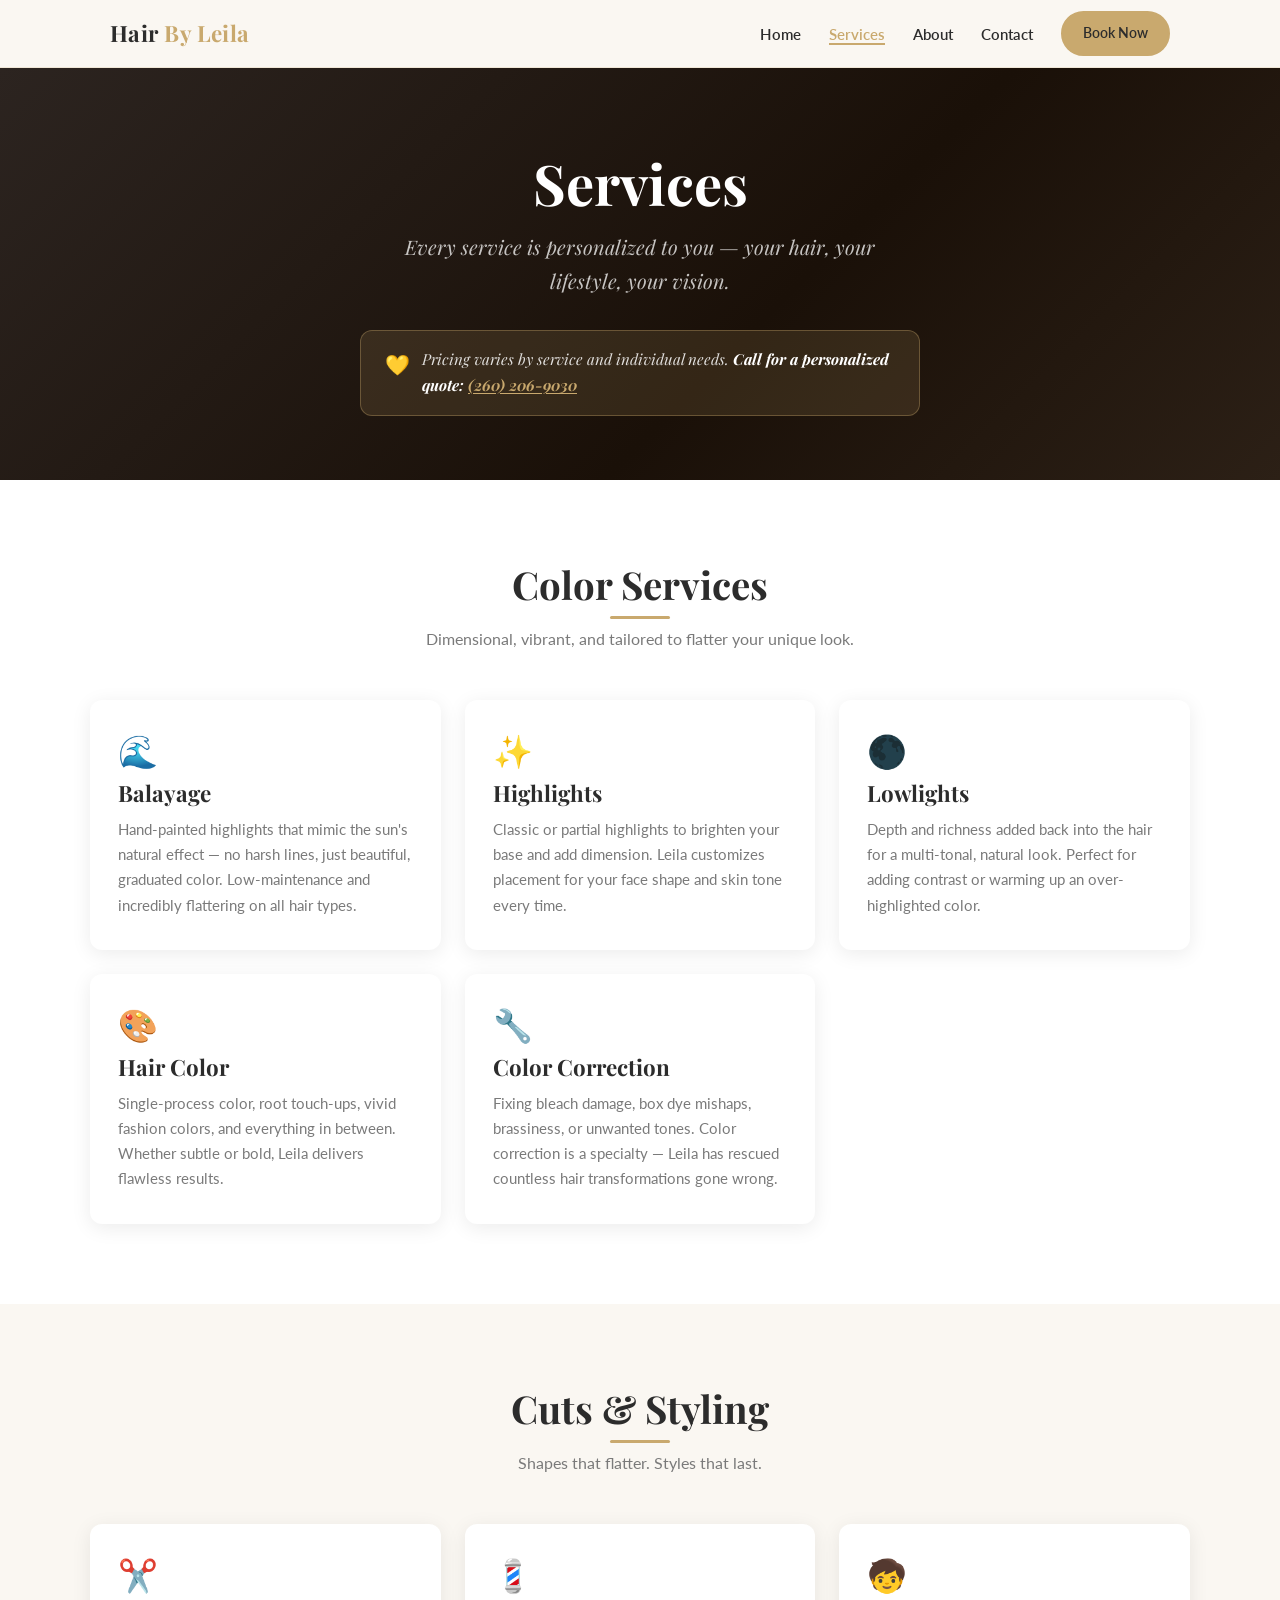
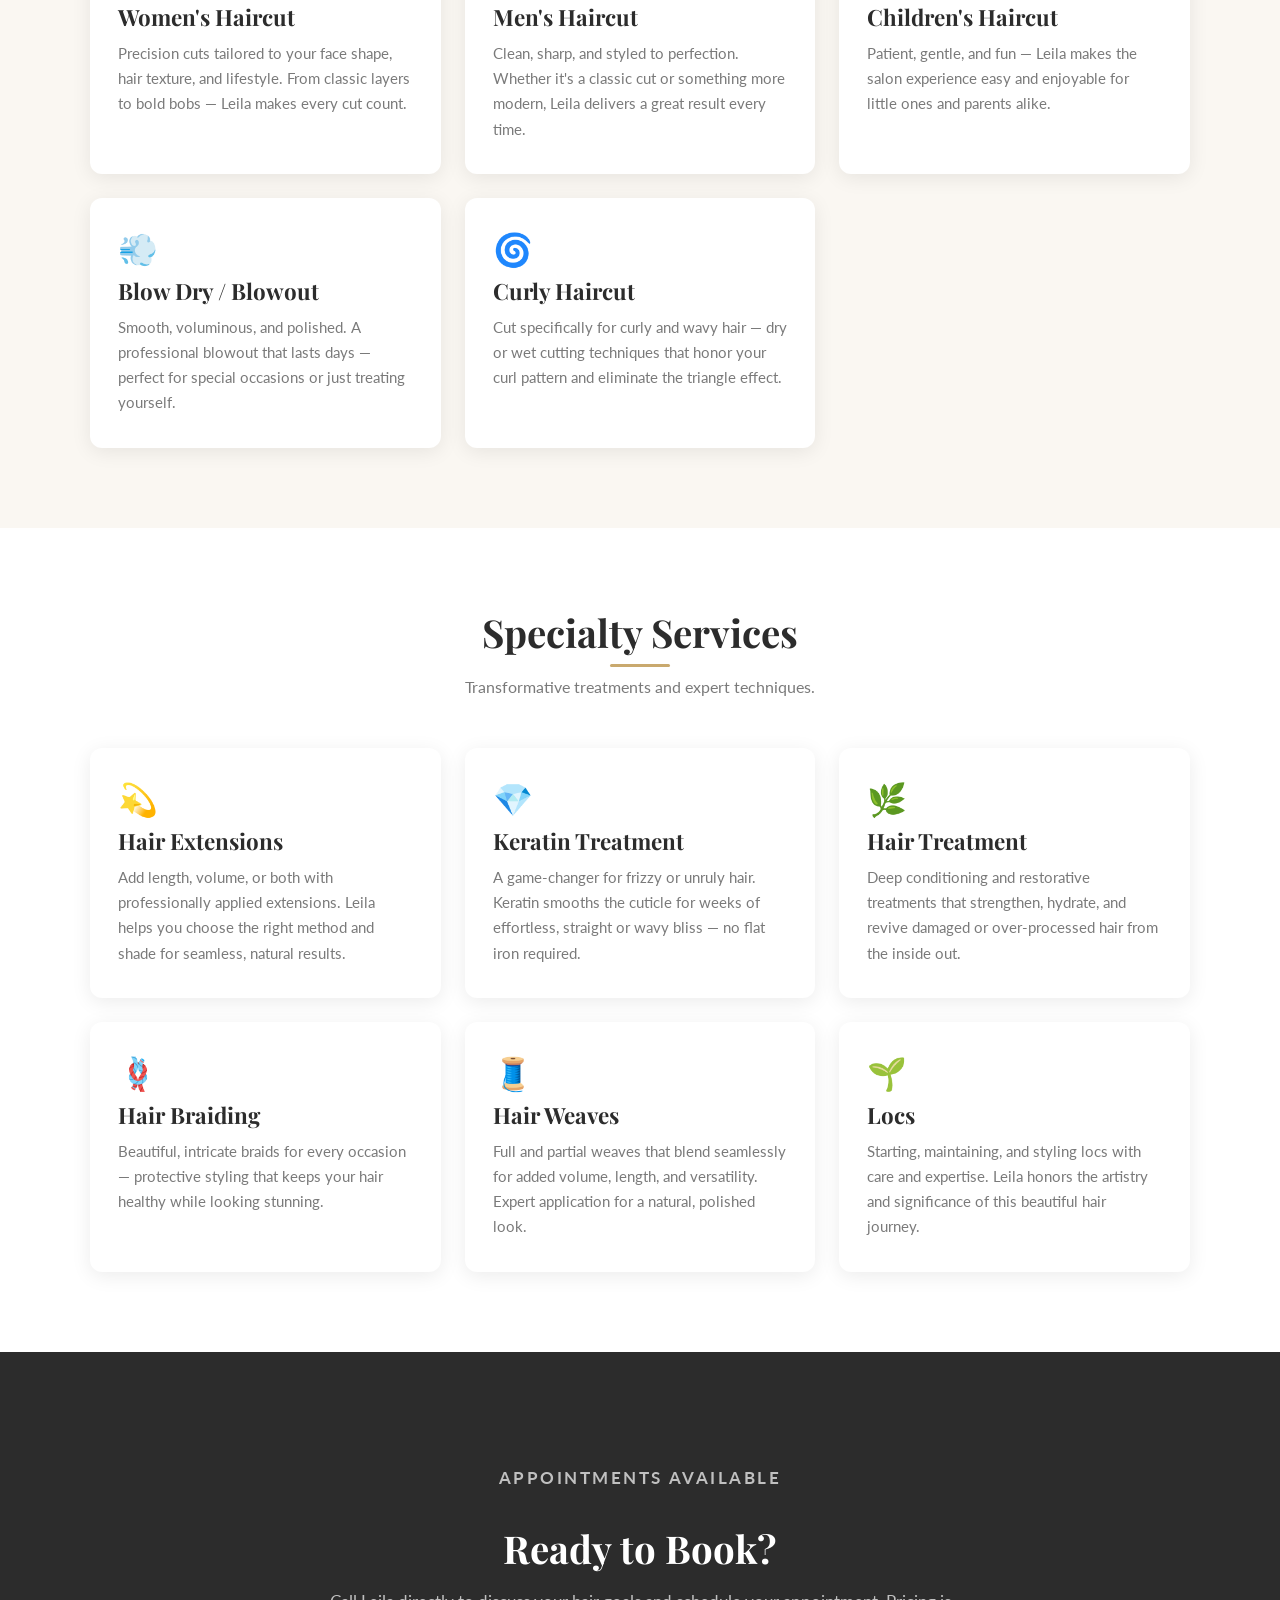
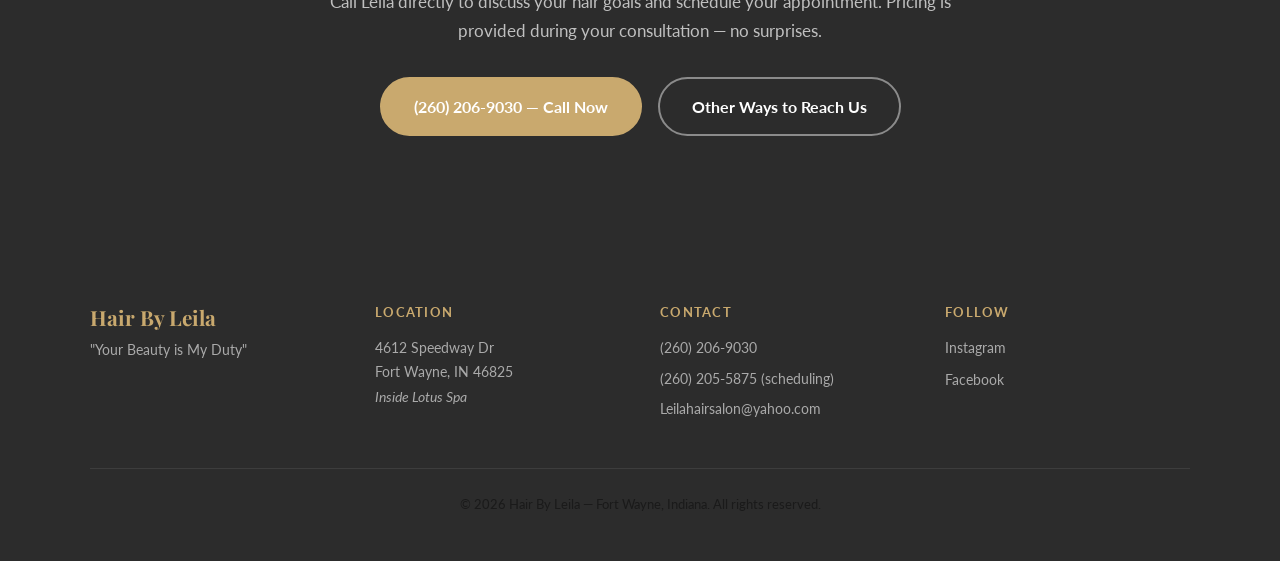
<file: services.html>
<!DOCTYPE html>
<html lang="en">
<head>
  <meta charset="UTF-8" />
  <meta name="viewport" content="width=device-width, initial-scale=1.0" />
  <title>Services | Hair By Leila — Fort Wayne Hairstylist</title>

  <meta name="description" content="Hair By Leila offers balayage, highlights, color correction, haircuts, extensions, keratin treatments, braiding, weaves, locs, and more in Fort Wayne, Indiana. Call for pricing." />
  <meta name="keywords" content="hair salon Fort Wayne, balayage Fort Wayne, highlights Fort Wayne, independent hairstylist Fort Wayne, Hair By Leila" />
  <meta property="og:title" content="Hair By Leila | Fort Wayne's Top Independent Hairstylist" />
  <meta property="og:description" content="Your Beauty is My Duty. Specializing in balayage, highlights, color correction, and more. Book your appointment today." />
  <meta property="og:type" content="website" />
  <link rel="canonical" href="https://hairbyleila.com/services.html" />

  <!-- Google Fonts -->
  <link rel="preconnect" href="https://fonts.googleapis.com" />
  <link rel="preconnect" href="https://fonts.gstatic.com" crossorigin />
  <link href="https://fonts.googleapis.com/css2?family=Playfair+Display:ital,wght@0,400;0,700;1,400&family=Lato:wght@400;600;700&display=swap" rel="stylesheet" />

  <link rel="stylesheet" href="css/global.css" />
  <link rel="stylesheet" href="css/services.css" />
</head>
<body>

  <!-- ── Navigation ── -->
  <nav class="nav">
    <input type="checkbox" id="nav-toggle" class="nav__toggle" />
    <div class="nav__inner">
      <a href="index.html" class="nav__logo">Hair <span>By Leila</span></a>
      <label for="nav-toggle" class="hamburger" aria-label="Toggle menu">
        <span></span><span></span><span></span>
      </label>
      <ul class="nav__links">
        <li><a href="index.html">Home</a></li>
        <li><a href="services.html" class="active">Services</a></li>
        <li><a href="about.html">About</a></li>
        <li><a href="contact.html">Contact</a></li>
        <li><a href="tel:+12602065875" class="btn btn--gold">Book Now</a></li>
      </ul>
    </div>
  </nav>

  <!-- ── Page Header ── -->
  <section class="page-header">
    <div class="container">
      <h1>Services</h1>
      <p>Every service is personalized to <em>you</em> — your hair, your lifestyle, your vision.</p>
      <div class="pricing-note">
        <span>💛</span>
        <p>Pricing varies by service and individual needs. <strong>Call for a personalized quote:</strong> <a href="tel:+12602069030">(260) 206-9030</a></p>
      </div>
    </div>
  </section>

  <!-- ── Color Services ── -->
  <section class="section section--alt">
    <div class="container">
      <h2 class="section-title">Color Services</h2>
      <p class="section-subtitle">Dimensional, vibrant, and tailored to flatter your unique look.</p>

      <div class="svc-grid">
        <div class="svc-card">
          <div class="svc-card__icon">🌊</div>
          <h3>Balayage</h3>
          <p>Hand-painted highlights that mimic the sun's natural effect — no harsh lines, just beautiful, graduated color. Low-maintenance and incredibly flattering on all hair types.</p>
        </div>
        <div class="svc-card">
          <div class="svc-card__icon">✨</div>
          <h3>Highlights</h3>
          <p>Classic or partial highlights to brighten your base and add dimension. Leila customizes placement for your face shape and skin tone every time.</p>
        </div>
        <div class="svc-card">
          <div class="svc-card__icon">🌑</div>
          <h3>Lowlights</h3>
          <p>Depth and richness added back into the hair for a multi-tonal, natural look. Perfect for adding contrast or warming up an over-highlighted color.</p>
        </div>
        <div class="svc-card">
          <div class="svc-card__icon">🎨</div>
          <h3>Hair Color</h3>
          <p>Single-process color, root touch-ups, vivid fashion colors, and everything in between. Whether subtle or bold, Leila delivers flawless results.</p>
        </div>
        <div class="svc-card">
          <div class="svc-card__icon">🔧</div>
          <h3>Color Correction</h3>
          <p>Fixing bleach damage, box dye mishaps, brassiness, or unwanted tones. Color correction is a specialty — Leila has rescued countless hair transformations gone wrong.</p>
        </div>
      </div>
    </div>
  </section>

  <!-- ── Cuts & Styling ── -->
  <section class="section">
    <div class="container">
      <h2 class="section-title">Cuts &amp; Styling</h2>
      <p class="section-subtitle">Shapes that flatter. Styles that last.</p>

      <div class="svc-grid">
        <div class="svc-card">
          <div class="svc-card__icon">✂️</div>
          <h3>Women's Haircut</h3>
          <p>Precision cuts tailored to your face shape, hair texture, and lifestyle. From classic layers to bold bobs — Leila makes every cut count.</p>
        </div>
        <div class="svc-card">
          <div class="svc-card__icon">💈</div>
          <h3>Men's Haircut</h3>
          <p>Clean, sharp, and styled to perfection. Whether it's a classic cut or something more modern, Leila delivers a great result every time.</p>
        </div>
        <div class="svc-card">
          <div class="svc-card__icon">🧒</div>
          <h3>Children's Haircut</h3>
          <p>Patient, gentle, and fun — Leila makes the salon experience easy and enjoyable for little ones and parents alike.</p>
        </div>
        <div class="svc-card">
          <div class="svc-card__icon">💨</div>
          <h3>Blow Dry / Blowout</h3>
          <p>Smooth, voluminous, and polished. A professional blowout that lasts days — perfect for special occasions or just treating yourself.</p>
        </div>
        <div class="svc-card">
          <div class="svc-card__icon">🌀</div>
          <h3>Curly Haircut</h3>
          <p>Cut specifically for curly and wavy hair — dry or wet cutting techniques that honor your curl pattern and eliminate the triangle effect.</p>
        </div>
      </div>
    </div>
  </section>

  <!-- ── Specialty Services ── -->
  <section class="section section--alt">
    <div class="container">
      <h2 class="section-title">Specialty Services</h2>
      <p class="section-subtitle">Transformative treatments and expert techniques.</p>

      <div class="svc-grid">
        <div class="svc-card">
          <div class="svc-card__icon">💫</div>
          <h3>Hair Extensions</h3>
          <p>Add length, volume, or both with professionally applied extensions. Leila helps you choose the right method and shade for seamless, natural results.</p>
        </div>
        <div class="svc-card">
          <div class="svc-card__icon">💎</div>
          <h3>Keratin Treatment</h3>
          <p>A game-changer for frizzy or unruly hair. Keratin smooths the cuticle for weeks of effortless, straight or wavy bliss — no flat iron required.</p>
        </div>
        <div class="svc-card">
          <div class="svc-card__icon">🌿</div>
          <h3>Hair Treatment</h3>
          <p>Deep conditioning and restorative treatments that strengthen, hydrate, and revive damaged or over-processed hair from the inside out.</p>
        </div>
        <div class="svc-card">
          <div class="svc-card__icon">🪢</div>
          <h3>Hair Braiding</h3>
          <p>Beautiful, intricate braids for every occasion — protective styling that keeps your hair healthy while looking stunning.</p>
        </div>
        <div class="svc-card">
          <div class="svc-card__icon">🧵</div>
          <h3>Hair Weaves</h3>
          <p>Full and partial weaves that blend seamlessly for added volume, length, and versatility. Expert application for a natural, polished look.</p>
        </div>
        <div class="svc-card">
          <div class="svc-card__icon">🌱</div>
          <h3>Locs</h3>
          <p>Starting, maintaining, and styling locs with care and expertise. Leila honors the artistry and significance of this beautiful hair journey.</p>
        </div>
      </div>
    </div>
  </section>

  <!-- ── Booking CTA ── -->
  <section class="section services-cta">
    <div class="container">
      <div class="services-cta__box">
        <!-- PHOTO PLACEHOLDER: Background image of Leila working in her salon -->
        <p class="services-cta__eyebrow">Appointments Available</p>
        <h2>Ready to Book?</h2>
        <p>Call Leila directly to discuss your hair goals and schedule your appointment. Pricing is provided during your consultation — no surprises.</p>
        <div class="services-cta__actions">
          <a href="tel:+12602069030" class="btn btn--gold">(260) 206-9030 — Call Now</a>
          <a href="contact.html" class="btn btn--outline">Other Ways to Reach Us</a>
        </div>
      </div>
    </div>
  </section>

  <!-- ── Footer ── -->
  <footer class="footer">
    <div class="footer__grid">
      <div class="footer__brand">
        <h3>Hair By Leila</h3>
        <p>"Your Beauty is My Duty"</p>
      </div>
      <div class="footer__col">
        <h4>Location</h4>
        <p>4612 Speedway Dr<br />Fort Wayne, IN 46825<br /><em>Inside Lotus Spa</em></p>
      </div>
      <div class="footer__col">
        <h4>Contact</h4>
        <a href="tel:+12602069030">(260) 206-9030</a>
        <a href="tel:+12602055875">(260) 205-5875 (scheduling)</a>
        <a href="mailto:Leilahairsalon@yahoo.com">Leilahairsalon@yahoo.com</a>
      </div>
      <div class="footer__col">
        <h4>Follow</h4>
        <div class="footer__social">
          <a href="https://www.instagram.com/hairbyleilafw/" target="_blank" rel="noopener">Instagram</a>
        </div>
        <div class="footer__social">
          <a href="https://www.facebook.com/p/Hair-By-Leila-100063593979680/" target="_blank" rel="noopener">Facebook</a>
        </div>
      </div>
    </div>
    <div class="footer__bottom">
      <p>&copy; 2026 Hair By Leila &mdash; Fort Wayne, Indiana. All rights reserved.</p>
    </div>
  </footer>

  <script src="js/main.js"></script>
</body>
</html>
</file>
<file: css/global.css>
/* ============================================================
   GLOBAL CSS — Hair By Leila
   Variables, reset, typography, navigation, footer
   ============================================================ */

/* Google Fonts imported via <link> in HTML */

/* ── Custom Properties ── */
:root {
  --gold:       #C9A96E;
  --gold-dark:  #a8843d;
  --charcoal:   #2C2C2C;
  --bg:         #FAF7F2;
  --surface:    #FFFFFF;
  --text:       #1A1A1A;
  --muted:      #7A7A7A;
  --radius:     12px;
  --shadow:     0 4px 20px rgba(0,0,0,0.08);
  --shadow-hover: 0 8px 32px rgba(0,0,0,0.14);
  --transition: 0.25s ease;
  --nav-h:      68px;
}

/* ── Reset ── */
*, *::before, *::after { box-sizing: border-box; margin: 0; padding: 0; }

html {
  scroll-behavior: smooth;
  font-size: 16px;
}

body {
  font-family: 'Lato', sans-serif;
  background: var(--bg);
  color: var(--text);
  line-height: 1.7;
  min-height: 100vh;
  display: flex;
  flex-direction: column;
}

img { max-width: 100%; display: block; }
a  { color: inherit; text-decoration: none; }
ul { list-style: none; }

/* ── Typography ── */
h1, h2, h3, h4 {
  font-family: 'Playfair Display', serif;
  line-height: 1.25;
  color: var(--charcoal);
}

h1 { font-size: clamp(2rem, 5vw, 3.5rem); }
h2 { font-size: clamp(1.6rem, 3vw, 2.4rem); }
h3 { font-size: clamp(1.1rem, 2vw, 1.4rem); }

p { margin-bottom: 1em; color: var(--text); }

/* ── Section helpers ── */
.section { padding: 5rem 1.25rem; }
.section--alt { background: var(--surface); }

.container {
  max-width: 1100px;
  margin: 0 auto;
  width: 100%;
}

.section-title {
  font-family: 'Playfair Display', serif;
  text-align: center;
  margin-bottom: 0.4rem;
  position: relative;
  display: inline-block;
  left: 50%;
  transform: translateX(-50%);
}

.section-title::after {
  content: '';
  display: block;
  margin: 0.5rem auto 0;
  width: 60px;
  height: 3px;
  background: var(--gold);
  border-radius: 2px;
}

.section-subtitle {
  text-align: center;
  color: var(--muted);
  margin-bottom: 3rem;
}

/* ── Buttons ── */
.btn {
  display: inline-block;
  padding: 0.85rem 2rem;
  border-radius: 50px;
  font-family: 'Lato', sans-serif;
  font-weight: 700;
  font-size: 1rem;
  cursor: pointer;
  transition: background var(--transition), transform var(--transition), box-shadow var(--transition);
  text-align: center;
}

.btn--gold {
  background: var(--gold);
  color: #fff;
  border: 2px solid var(--gold);
}

.btn--gold:hover {
  background: var(--gold-dark);
  border-color: var(--gold-dark);
  transform: translateY(-2px);
  box-shadow: 0 6px 18px rgba(201,169,110,0.4);
}

.btn--outline {
  background: transparent;
  color: var(--gold);
  border: 2px solid var(--gold);
}

.btn--outline:hover {
  background: var(--gold);
  color: #fff;
  transform: translateY(-2px);
}

/* ── Navigation ── */
.nav {
  position: sticky;
  top: 0;
  z-index: 1000;
  background: rgba(250,247,242,0.95);
  backdrop-filter: blur(8px);
  border-bottom: 1px solid rgba(201,169,110,0.2);
  height: var(--nav-h);
}

.nav__inner {
  display: flex;
  align-items: center;
  justify-content: space-between;
  height: 100%;
  max-width: 1100px;
  margin: 0 auto;
  padding: 0 1.25rem;
}

.nav__logo {
  font-family: 'Playfair Display', serif;
  font-size: 1.4rem;
  font-weight: 700;
  color: var(--charcoal);
  letter-spacing: 0.02em;
}

.nav__logo span { color: var(--gold); }

/* Desktop links */
.nav__links {
  display: flex;
  align-items: center;
  gap: 1.75rem;
}

.nav__links a {
  font-size: 0.95rem;
  font-weight: 600;
  color: var(--charcoal);
  position: relative;
  padding-bottom: 2px;
  transition: color var(--transition);
}

.nav__links a::after {
  content: '';
  position: absolute;
  bottom: 0; left: 0;
  width: 0; height: 2px;
  background: var(--gold);
  transition: width var(--transition);
}

.nav__links a:hover { color: var(--gold); }
.nav__links a:hover::after,
.nav__links a.active::after { width: 100%; }
.nav__links a.active { color: var(--gold); }

.nav__links .btn { padding: 0.5rem 1.25rem; font-size: 0.9rem; }

/* Hamburger (mobile) */
.nav__toggle { display: none; }

.hamburger {
  display: none;
  flex-direction: column;
  gap: 5px;
  cursor: pointer;
  padding: 4px;
  background: none;
  border: none;
}

.hamburger span {
  display: block;
  width: 24px;
  height: 2px;
  background: var(--charcoal);
  border-radius: 2px;
  transition: transform 0.3s ease, opacity 0.3s ease;
}

@media (max-width: 768px) {
  .hamburger { display: flex; }

  .nav__links {
    display: none;
    position: absolute;
    top: var(--nav-h);
    left: 0; right: 0;
    flex-direction: column;
    background: var(--bg);
    padding: 1.5rem 1.25rem 2rem;
    gap: 1.25rem;
    border-bottom: 1px solid rgba(201,169,110,0.2);
    box-shadow: 0 8px 24px rgba(0,0,0,0.08);
    align-items: flex-start;
  }

  .nav__toggle:checked ~ .nav__inner .nav__links { display: flex; }

  .nav__toggle:checked ~ .nav__inner .hamburger span:nth-child(1) {
    transform: translateY(7px) rotate(45deg);
  }
  .nav__toggle:checked ~ .nav__inner .hamburger span:nth-child(2) {
    opacity: 0;
  }
  .nav__toggle:checked ~ .nav__inner .hamburger span:nth-child(3) {
    transform: translateY(-7px) rotate(-45deg);
  }
}

/* ── Footer ── */
.footer {
  background: var(--charcoal);
  color: #ccc;
  padding: 3.5rem 1.25rem 2rem;
  margin-top: auto;
}

.footer__grid {
  display: grid;
  grid-template-columns: repeat(auto-fit, minmax(200px, 1fr));
  gap: 2.5rem;
  max-width: 1100px;
  margin: 0 auto 2.5rem;
}

.footer__brand h3 {
  font-family: 'Playfair Display', serif;
  color: var(--gold);
  font-size: 1.3rem;
  margin-bottom: 0.5rem;
}

.footer__brand p { color: #aaa; font-size: 0.9rem; margin-bottom: 0; }

.footer__col h4 {
  font-family: 'Lato', sans-serif;
  font-size: 0.8rem;
  font-weight: 700;
  text-transform: uppercase;
  letter-spacing: 0.1em;
  color: var(--gold);
  margin-bottom: 1rem;
}

.footer__col p,
.footer__col a {
  font-size: 0.9rem;
  color: #aaa;
  display: block;
  margin-bottom: 0.4rem;
  transition: color var(--transition);
}

.footer__col a:hover { color: var(--gold); }

.footer__social { display: flex; gap: 1rem; margin-top: 0.5rem; }

.footer__social a {
  display: inline-flex;
  align-items: center;
  gap: 0.4rem;
  font-size: 0.9rem;
  color: #aaa;
  margin-bottom: 0;
}

.footer__social a:hover { color: var(--gold); }

.footer__bottom {
  border-top: 1px solid rgba(255,255,255,0.08);
  padding-top: 1.5rem;
  text-align: center;
  font-size: 0.82rem;
  color: #666;
  max-width: 1100px;
  margin: 0 auto;
}
</file>
<file: css/home.css>
/* ============================================================
   HOME CSS — Hair By Leila
   Hero, trust bar, intro, services grid, testimonials, Instagram
   ============================================================ */

/* ── Hero ── */
.hero {
  position: relative;
  min-height: calc(100vh - var(--nav-h));
  display: flex;
  align-items: center;
  justify-content: center;
  background: linear-gradient(135deg, #2c2420 0%, #1a1008 60%, #2c2016 100%);
  overflow: hidden;
  padding: 4rem 1.25rem;
}

/* CSS-only noise/grain texture */
.hero__noise {
  position: absolute;
  inset: 0;
  background-image:
    url("data:image/svg+xml,%3Csvg viewBox='0 0 256 256' xmlns='http://www.w3.org/2000/svg'%3E%3Cfilter id='noise'%3E%3CfeTurbulence type='fractalNoise' baseFrequency='0.9' numOctaves='4' stitchTiles='stitch'/%3E%3C/filter%3E%3Crect width='100%25' height='100%25' filter='url(%23noise)' opacity='0.06'/%3E%3C/svg%3E");
  background-size: 200px 200px;
  opacity: 0.18;
  pointer-events: none;
}

/* Gold gradient overlay at bottom */
.hero::after {
  content: '';
  position: absolute;
  bottom: 0; left: 0; right: 0;
  height: 140px;
  background: linear-gradient(to bottom, transparent, rgba(201,169,110,0.07));
  pointer-events: none;
}

.hero__content {
  position: relative;
  z-index: 1;
  text-align: center;
  max-width: 760px;
  animation: fadeInUp 0.9s ease both;
}

.hero__eyebrow {
  font-size: 0.85rem;
  font-weight: 700;
  letter-spacing: 0.18em;
  text-transform: uppercase;
  color: var(--gold);
  margin-bottom: 1rem;
}

.hero__title {
  color: #fff;
  margin-bottom: 0.75rem;
  line-height: 1.1;
}

.hero__title em {
  font-style: italic;
  color: var(--gold);
}

.hero__tagline {
  font-family: 'Playfair Display', serif;
  font-style: italic;
  font-size: clamp(1.15rem, 2.5vw, 1.5rem);
  color: rgba(255,255,255,0.85);
  margin-bottom: 1.25rem;
}

.hero__sub {
  color: rgba(255,255,255,0.65);
  font-size: 1.05rem;
  margin-bottom: 2.25rem;
  max-width: 500px;
  margin-left: auto;
  margin-right: auto;
}

.hero__ctas {
  display: flex;
  gap: 1rem;
  justify-content: center;
  flex-wrap: wrap;
}

.hero__ctas .btn--outline {
  color: #fff;
  border-color: rgba(255,255,255,0.5);
}

.hero__ctas .btn--outline:hover {
  background: rgba(255,255,255,0.12);
  border-color: #fff;
  color: #fff;
}

/* ── Fade-in keyframe ── */
@keyframes fadeInUp {
  from { opacity: 0; transform: translateY(28px); }
  to   { opacity: 1; transform: translateY(0); }
}

/* ── Trust Bar ── */
.trust-bar {
  background: var(--gold);
  padding: 0.9rem 1.25rem;
}

.trust-bar__inner {
  display: flex;
  justify-content: center;
  flex-wrap: wrap;
  gap: 1rem 2.5rem;
  max-width: 1100px;
  margin: 0 auto;
  text-align: center;
}

.trust-bar__inner span {
  font-size: 0.82rem;
  font-weight: 700;
  letter-spacing: 0.08em;
  text-transform: uppercase;
  color: #fff;
}

/* ── Intro Section ── */
.intro__grid {
  display: grid;
  grid-template-columns: 1fr 1fr;
  gap: 4rem;
  align-items: center;
}

.intro__image-wrap { position: relative; }

.intro__image-placeholder {
  aspect-ratio: 4/5;
  background: linear-gradient(135deg, #e8ddd0, #d4c4b0);
  border-radius: var(--radius);
  display: flex;
  align-items: center;
  justify-content: center;
  font-family: 'Playfair Display', serif;
  font-size: 1.1rem;
  color: var(--muted);
  font-style: italic;
  box-shadow: var(--shadow);
  /* PHOTO PLACEHOLDER: Replace this div with <img> of Leila's professional portrait */
}

.intro__text h2 {
  margin-bottom: 1.25rem;
  position: relative;
}

.intro__text h2::after {
  content: '';
  display: block;
  width: 50px;
  height: 3px;
  background: var(--gold);
  margin-top: 0.6rem;
  border-radius: 2px;
}

.intro__text p { color: var(--muted); }
.intro__text strong { color: var(--text); font-weight: 700; }
.intro__text em { font-style: italic; color: var(--charcoal); }

.intro__text .btn { margin-top: 0.75rem; }

@media (max-width: 768px) {
  .intro__grid {
    grid-template-columns: 1fr;
    gap: 2rem;
  }
}

/* ── Services Preview Grid ── */
.services-preview { background: var(--bg); }

.services-grid {
  display: grid;
  grid-template-columns: repeat(auto-fit, minmax(280px, 1fr));
  gap: 1.5rem;
  margin-bottom: 2.5rem;
}

.service-card {
  background: var(--surface);
  border-radius: var(--radius);
  padding: 2rem 1.75rem;
  box-shadow: var(--shadow);
  transition: transform var(--transition), box-shadow var(--transition);
}

.service-card:hover {
  transform: translateY(-4px);
  box-shadow: var(--shadow-hover);
}

.service-card__icon {
  font-size: 2rem;
  margin-bottom: 0.75rem;
  line-height: 1;
}

.service-card h3 {
  margin-bottom: 0.5rem;
  color: var(--charcoal);
}

.service-card p {
  color: var(--muted);
  font-size: 0.95rem;
  margin-bottom: 0;
}

.services-preview__cta { text-align: center; margin-top: 1rem; }

/* ── Testimonials ── */
.testimonials__grid {
  display: grid;
  grid-template-columns: repeat(auto-fit, minmax(280px, 1fr));
  gap: 1.5rem;
}

.testimonial-card {
  background: var(--surface);
  border-radius: var(--radius);
  padding: 2rem 1.75rem;
  box-shadow: var(--shadow);
  border: 2px solid transparent;
  transition: border-color var(--transition), box-shadow var(--transition);
  display: flex;
  flex-direction: column;
}

.testimonial-card:hover {
  border-color: var(--gold);
  box-shadow: var(--shadow-hover);
}

.testimonial-card__stars {
  color: var(--gold);
  font-size: 1.1rem;
  margin-bottom: 1rem;
  letter-spacing: 2px;
}

.testimonial-card p {
  color: var(--muted);
  font-size: 0.95rem;
  line-height: 1.75;
  flex: 1;
}

.testimonial-card__author {
  margin-top: 1.25rem;
  font-size: 0.85rem;
  font-weight: 700;
  color: var(--charcoal);
  letter-spacing: 0.04em;
}

.testimonial-card--cta {
  background: linear-gradient(135deg, #2c2c2c, #1a1a1a);
}

.testimonial-card--cta .testimonial-card__stars { color: var(--gold); }
.testimonial-card--cta p { color: rgba(255,255,255,0.8); }

/* ── Instagram Teaser ── */
.instagram-teaser { background: var(--bg); }

.instagram-teaser__content { text-align: center; }

.instagram-teaser__handle {
  display: inline-block;
  font-size: 0.85rem;
  font-weight: 700;
  letter-spacing: 0.12em;
  text-transform: uppercase;
  color: var(--gold);
  margin-bottom: 0.5rem;
}

.instagram-teaser__content h2 {
  margin-bottom: 0.75rem;
}

.instagram-teaser__content > p {
  color: var(--muted);
  max-width: 500px;
  margin: 0 auto 2rem;
}

.instagram-teaser__grid {
  display: grid;
  grid-template-columns: repeat(3, 1fr);
  gap: 0.75rem;
  max-width: 600px;
  margin: 0 auto 2rem;
}

.ig-placeholder {
  aspect-ratio: 1;
  background: linear-gradient(135deg, #e8ddd0, #d4c4b0);
  border-radius: 8px;
  display: flex;
  align-items: center;
  justify-content: center;
  font-size: 2rem;
  /* PHOTO PLACEHOLDER: Replace each div with an <img> of Leila's Instagram work */
}

@media (max-width: 480px) {
  .instagram-teaser__grid { grid-template-columns: repeat(2, 1fr); }
  .ig-placeholder:nth-child(n+5) { display: none; }
}
</file>
<file: css/about.css>
/* ============================================================
   ABOUT CSS — Hair By Leila
   Page header, bio grid, stats bar, philosophy cards, gallery teaser
   ============================================================ */

/* ── Page Header ── */
.page-header {
  background: linear-gradient(135deg, #2c2420 0%, #1a1008 60%, #2c2016 100%);
  padding: 5rem 1.25rem 4rem;
  text-align: center;
}

.page-header h1 {
  color: #fff;
  margin-bottom: 0.75rem;
  animation: fadeInUp 0.8s ease both;
}

.page-header p {
  font-family: 'Playfair Display', serif;
  font-style: italic;
  font-size: clamp(1rem, 2vw, 1.25rem);
  color: rgba(255,255,255,0.75);
  max-width: 480px;
  margin: 0 auto;
  animation: fadeInUp 0.9s 0.1s ease both;
}

/* ── Bio Section ── */
.about-grid {
  display: grid;
  grid-template-columns: 1fr 1.4fr;
  gap: 4rem;
  align-items: flex-start;
}

/* Photo column */
.about-photo { position: relative; }

.about-photo__placeholder {
  aspect-ratio: 3/4;
  background: linear-gradient(135deg, #e8ddd0, #d4c4b0);
  border-radius: var(--radius);
  box-shadow: var(--shadow);
  display: flex;
  align-items: center;
  justify-content: center;
  /* PHOTO PLACEHOLDER: Replace with <img src="assets/images/leila-portrait.jpg" alt="Leila, Fort Wayne hairstylist"> */
}

.about-photo__inner {
  text-align: center;
  padding: 1rem;
}

.about-photo__inner span {
  font-family: 'Playfair Display', serif;
  font-size: 1.1rem;
  color: var(--muted);
  display: block;
  margin-bottom: 0.4rem;
}

.about-photo__inner p {
  font-size: 0.82rem;
  color: var(--muted);
  margin: 0;
}

.about-photo__badge {
  position: absolute;
  bottom: -1rem;
  right: -1rem;
  background: var(--gold);
  color: #fff;
  border-radius: 50%;
  width: 90px;
  height: 90px;
  display: flex;
  flex-direction: column;
  align-items: center;
  justify-content: center;
  text-align: center;
  box-shadow: 0 4px 16px rgba(201,169,110,0.45);
  line-height: 1.2;
}

.about-photo__badge strong {
  font-size: 1.4rem;
  font-family: 'Playfair Display', serif;
  display: block;
}

.about-photo__badge span {
  font-size: 0.62rem;
  font-weight: 700;
  letter-spacing: 0.04em;
  text-transform: uppercase;
  color: rgba(255,255,255,0.9);
}

/* Text column */
.about-text__eyebrow {
  font-size: 0.8rem;
  font-weight: 700;
  letter-spacing: 0.15em;
  text-transform: uppercase;
  color: var(--gold);
  margin-bottom: 0.5rem;
}

.about-text h2 {
  margin-bottom: 1.5rem;
  position: relative;
}

.about-text h2::after {
  content: '';
  display: block;
  width: 50px;
  height: 3px;
  background: var(--gold);
  margin-top: 0.6rem;
  border-radius: 2px;
}

.about-text p { color: var(--muted); }
.about-text strong { color: var(--text); font-weight: 700; }
.about-text em { font-style: italic; color: var(--charcoal); }

.about-text .btn { margin-top: 0.75rem; }

@media (max-width: 768px) {
  .about-grid {
    grid-template-columns: 1fr;
    gap: 3rem;
  }

  .about-photo__badge {
    bottom: 0.5rem;
    right: 0.5rem;
  }
}

/* ── Stats Bar ── */
.stats-bar {
  background: var(--charcoal);
  padding: 3rem 1.25rem;
}

.stats-bar__grid {
  display: grid;
  grid-template-columns: repeat(auto-fit, minmax(160px, 1fr));
  gap: 2rem;
  max-width: 1100px;
  margin: 0 auto;
  text-align: center;
}

.stat strong {
  display: block;
  font-family: 'Playfair Display', serif;
  font-size: clamp(2rem, 4vw, 3rem);
  color: var(--gold);
  line-height: 1;
  margin-bottom: 0.4rem;
}

.stat span {
  font-size: 0.82rem;
  font-weight: 600;
  text-transform: uppercase;
  letter-spacing: 0.08em;
  color: rgba(255,255,255,0.55);
}

/* ── Philosophy Section ── */
.philosophy { background: var(--bg); }

.philosophy__grid {
  display: grid;
  grid-template-columns: repeat(auto-fit, minmax(240px, 1fr));
  gap: 1.5rem;
}

.philosophy-card {
  background: var(--surface);
  border-radius: var(--radius);
  padding: 2rem 1.75rem;
  box-shadow: var(--shadow);
  border-bottom: 3px solid transparent;
  transition: transform var(--transition), box-shadow var(--transition), border-color var(--transition);
}

.philosophy-card:hover {
  transform: translateY(-4px);
  box-shadow: var(--shadow-hover);
  border-bottom-color: var(--gold);
}

.philosophy-card__icon {
  font-size: 2rem;
  margin-bottom: 0.75rem;
  line-height: 1;
}

.philosophy-card h3 {
  margin-bottom: 0.6rem;
  color: var(--charcoal);
}

.philosophy-card p {
  color: var(--muted);
  font-size: 0.93rem;
  line-height: 1.7;
  margin-bottom: 0;
}

/* ── Gallery Teaser ── */
.gallery-teaser { background: var(--surface); }

.gallery-teaser__placeholder {
  background: linear-gradient(135deg, #f0ebe4, #e8ddd0);
  border-radius: var(--radius);
  padding: 4rem 2rem;
  text-align: center;
  border: 2px dashed rgba(201,169,110,0.4);
  /* PHOTO PLACEHOLDER: Replace with a grid of before/after images or a salon photo collage */
}

.gallery-teaser__placeholder p {
  color: var(--muted);
  font-size: 1rem;
  margin: 0;
}

/* ── Fade-in animation ── */
@keyframes fadeInUp {
  from { opacity: 0; transform: translateY(24px); }
  to   { opacity: 1; transform: translateY(0); }
}

@media (max-width: 480px) {
  .stats-bar__grid { grid-template-columns: repeat(2, 1fr); }
  .philosophy__grid { grid-template-columns: 1fr; }
}
</file>
<file: css/contact.css>
/* ============================================================
   CONTACT CSS — Hair By Leila
   Page header, contact layout, info cards, form, map
   ============================================================ */

/* ── Page Header ── */
.page-header {
  background: linear-gradient(135deg, #2c2420 0%, #1a1008 60%, #2c2016 100%);
  padding: 5rem 1.25rem 4rem;
  text-align: center;
}

.page-header h1 {
  color: #fff;
  margin-bottom: 0.75rem;
  animation: fadeInUp 0.8s ease both;
}

.page-header p {
  font-family: 'Playfair Display', serif;
  font-style: italic;
  font-size: clamp(1rem, 2vw, 1.25rem);
  color: rgba(255,255,255,0.75);
  max-width: 440px;
  margin: 0 auto;
  animation: fadeInUp 0.9s 0.1s ease both;
}

/* ── Contact Layout ── */
.contact-layout {
  display: grid;
  grid-template-columns: 1fr 1.6fr;
  gap: 3.5rem;
  align-items: flex-start;
}

@media (max-width: 900px) {
  .contact-layout {
    grid-template-columns: 1fr;
    gap: 2.5rem;
  }
}

/* ── Info Cards ── */
.contact-info {
  display: flex;
  flex-direction: column;
  gap: 1rem;
}

.info-card {
  background: var(--surface);
  border-radius: var(--radius);
  padding: 1.4rem 1.5rem;
  box-shadow: var(--shadow);
  display: flex;
  gap: 1rem;
  align-items: flex-start;
  border-left: 3px solid transparent;
  transition: border-color var(--transition), box-shadow var(--transition);
}

.info-card:hover {
  border-left-color: var(--gold);
  box-shadow: var(--shadow-hover);
}

.info-card--primary {
  border-left-color: var(--gold);
  background: linear-gradient(to right, rgba(201,169,110,0.06), var(--surface));
}

.info-card__icon {
  font-size: 1.4rem;
  flex-shrink: 0;
  line-height: 1;
  margin-top: 2px;
}

.info-card h3 {
  font-size: 1rem;
  margin-bottom: 0.2rem;
  color: var(--charcoal);
}

.info-card p {
  color: var(--muted);
  font-size: 0.88rem;
  margin-bottom: 0.3rem;
  line-height: 1.5;
}

.info-card__link {
  display: block;
  font-size: 1.05rem;
  font-weight: 700;
  color: var(--gold);
  transition: color var(--transition);
}

.info-card__link:hover { color: var(--gold-dark); }

.info-card__link--sub {
  font-size: 0.9rem;
  font-weight: 600;
  color: var(--muted);
  margin-top: 0.2rem;
}

.info-card__link--sub:hover { color: var(--gold); }

.info-card__address {
  font-size: 0.9rem;
  line-height: 1.6;
  color: var(--text);
}

/* Social buttons */
.contact-social {
  background: var(--surface);
  border-radius: var(--radius);
  padding: 1.4rem 1.5rem;
  box-shadow: var(--shadow);
}

.contact-social h4 {
  font-size: 0.78rem;
  font-weight: 700;
  letter-spacing: 0.12em;
  text-transform: uppercase;
  color: var(--muted);
  margin-bottom: 0.9rem;
}

.contact-social__links {
  display: flex;
  gap: 0.75rem;
  flex-wrap: wrap;
}

.social-btn {
  display: inline-flex;
  align-items: center;
  gap: 0.5rem;
  padding: 0.6rem 1.1rem;
  border-radius: 50px;
  font-size: 0.88rem;
  font-weight: 700;
  transition: transform var(--transition), box-shadow var(--transition);
}

.social-btn:hover { transform: translateY(-2px); box-shadow: 0 4px 12px rgba(0,0,0,0.15); }

.social-btn--ig {
  background: linear-gradient(45deg, #f09433, #e6683c, #dc2743, #cc2366, #bc1888);
  color: #fff;
}

.social-btn--fb {
  background: #1877F2;
  color: #fff;
}

/* ── Contact Form ── */
.contact-right { display: flex; flex-direction: column; gap: 2.5rem; }

.contact-form-wrap {
  background: var(--surface);
  border-radius: var(--radius);
  padding: 2.25rem 2rem;
  box-shadow: var(--shadow);
}

.contact-form-wrap h2 {
  margin-bottom: 0.4rem;
}

.contact-form-wrap > p {
  color: var(--muted);
  font-size: 0.93rem;
  margin-bottom: 1.75rem;
}

.contact-form { display: flex; flex-direction: column; gap: 1.1rem; }

.form-group { display: flex; flex-direction: column; gap: 0.35rem; }

.form-group label {
  font-size: 0.82rem;
  font-weight: 700;
  letter-spacing: 0.06em;
  text-transform: uppercase;
  color: var(--charcoal);
}

.form-group input,
.form-group select,
.form-group textarea {
  width: 100%;
  padding: 0.75rem 1rem;
  border: 1.5px solid #e0d8d0;
  border-radius: 8px;
  font-family: 'Lato', sans-serif;
  font-size: 0.95rem;
  color: var(--text);
  background: var(--bg);
  transition: border-color var(--transition), box-shadow var(--transition);
  outline: none;
  appearance: none;
}

.form-group input::placeholder,
.form-group textarea::placeholder {
  color: #b0a898;
}

.form-group input:focus,
.form-group select:focus,
.form-group textarea:focus {
  border-color: var(--gold);
  box-shadow: 0 0 0 3px rgba(201,169,110,0.15);
}

.form-group textarea { resize: vertical; min-height: 120px; }

.form-group select {
  background-image: url("data:image/svg+xml,%3Csvg xmlns='http://www.w3.org/2000/svg' width='12' height='12' viewBox='0 0 12 12'%3E%3Cpath fill='%237A7A7A' d='M6 8L1 3h10z'/%3E%3C/svg%3E");
  background-repeat: no-repeat;
  background-position: right 1rem center;
  cursor: pointer;
}

.form-submit { width: 100%; margin-top: 0.5rem; }

/* ── Map ── */
.map-wrap {
  background: var(--surface);
  border-radius: var(--radius);
  padding: 2rem;
  box-shadow: var(--shadow);
}

.map-wrap h3 {
  margin-bottom: 0.25rem;
}

.map-wrap > p {
  color: var(--muted);
  font-size: 0.88rem;
  margin-bottom: 1rem;
}

.map-embed {
  border-radius: 8px;
  overflow: hidden;
  border: 1px solid #e0d8d0;
}

.map-embed iframe { display: block; }

/* ── Fade-in animation ── */
@keyframes fadeInUp {
  from { opacity: 0; transform: translateY(24px); }
  to   { opacity: 1; transform: translateY(0); }
}

@media (max-width: 480px) {
  .contact-form-wrap { padding: 1.5rem 1.25rem; }
  .contact-social__links { flex-direction: column; }
  .social-btn { justify-content: center; }
}
</file>
<file: css/services.css>
/* ============================================================
   SERVICES CSS — Hair By Leila
   Page header, service category grids, booking CTA
   ============================================================ */

/* ── Page Header ── */
.page-header {
  background: linear-gradient(135deg, #2c2420 0%, #1a1008 60%, #2c2016 100%);
  padding: 5rem 1.25rem 4rem;
  text-align: center;
}

.page-header h1 {
  color: #fff;
  margin-bottom: 0.75rem;
  animation: fadeInUp 0.8s ease both;
}

.page-header p {
  font-family: 'Playfair Display', serif;
  font-style: italic;
  font-size: clamp(1rem, 2vw, 1.25rem);
  color: rgba(255,255,255,0.75);
  max-width: 500px;
  margin: 0 auto 2rem;
  animation: fadeInUp 0.9s 0.1s ease both;
}

.pricing-note {
  display: inline-flex;
  align-items: flex-start;
  gap: 0.75rem;
  background: rgba(201,169,110,0.15);
  border: 1px solid rgba(201,169,110,0.35);
  border-radius: var(--radius);
  padding: 1rem 1.5rem;
  max-width: 560px;
  text-align: left;
  animation: fadeInUp 1s 0.2s ease both;
}

.pricing-note span { font-size: 1.25rem; flex-shrink: 0; }

.pricing-note p {
  color: rgba(255,255,255,0.85);
  font-size: 0.95rem;
  margin: 0;
}

.pricing-note strong { color: #fff; }

.pricing-note a {
  color: var(--gold);
  font-weight: 700;
  text-decoration: underline;
  text-underline-offset: 2px;
}

/* ── Service Cards Grid ── */
.svc-grid {
  display: grid;
  grid-template-columns: repeat(auto-fit, minmax(270px, 1fr));
  gap: 1.5rem;
}

.svc-card {
  background: var(--surface);
  border-radius: var(--radius);
  padding: 2rem 1.75rem;
  box-shadow: var(--shadow);
  border-top: 3px solid transparent;
  transition: transform var(--transition), box-shadow var(--transition), border-color var(--transition);
}

.svc-card:hover {
  transform: translateY(-4px);
  box-shadow: var(--shadow-hover);
  border-top-color: var(--gold);
}

.svc-card__icon {
  font-size: 2rem;
  margin-bottom: 0.75rem;
  line-height: 1;
}

.svc-card h3 {
  margin-bottom: 0.6rem;
  color: var(--charcoal);
}

.svc-card p {
  color: var(--muted);
  font-size: 0.93rem;
  line-height: 1.7;
  margin-bottom: 0;
}

/* On alt sections, cards need surface color explicitly */
.section--alt .svc-card {
  background: var(--surface);
}

/* ── Services CTA Section ── */
.services-cta {
  background: var(--charcoal);
}

.services-cta__box {
  text-align: center;
  max-width: 640px;
  margin: 0 auto;
  padding: 2rem 0;
}

.services-cta__eyebrow {
  font-size: 0.8rem;
  font-weight: 700;
  letter-spacing: 0.15em;
  text-transform: uppercase;
  color: var(--gold);
  margin-bottom: 0.75rem;
}

.services-cta__box h2 {
  color: #fff;
  margin-bottom: 1rem;
}

.services-cta__box > p {
  color: rgba(255,255,255,0.7);
  margin-bottom: 2rem;
  font-size: 1.05rem;
}

.services-cta__actions {
  display: flex;
  gap: 1rem;
  justify-content: center;
  flex-wrap: wrap;
}

.services-cta__actions .btn--outline {
  color: #fff;
  border-color: rgba(255,255,255,0.45);
}

.services-cta__actions .btn--outline:hover {
  background: rgba(255,255,255,0.1);
  border-color: #fff;
  color: #fff;
}

/* ── Fade-in animation (shared with global) ── */
@keyframes fadeInUp {
  from { opacity: 0; transform: translateY(24px); }
  to   { opacity: 1; transform: translateY(0); }
}

@media (max-width: 480px) {
  .svc-grid { grid-template-columns: 1fr; }
  .services-cta__actions { flex-direction: column; align-items: center; }
}
</file>
